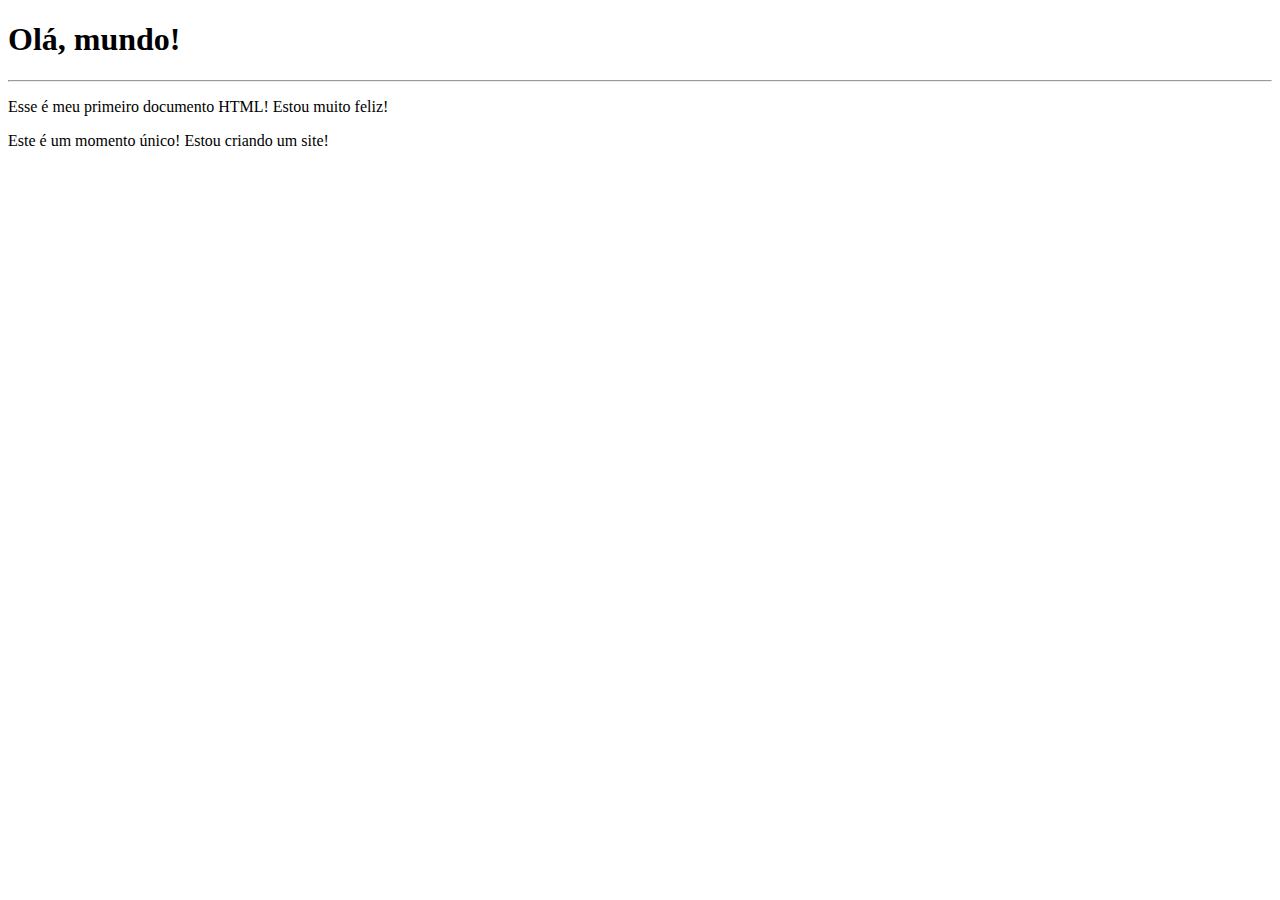
<file: exercicio/ex001/index.html>
<!DOCTYPE html>
<html lang="pt-br">
<head>
    <meta charset="UTF-8">
    <meta name="viewport" content="width=device-width, initial-scale=1.0">
    <title>Meu primeiro exercicio</title>
</head>
<body>
    <h1>Olá, mundo!</h1>
    <hr>
    <p>Esse é meu primeiro documento HTML! Estou muito feliz!</p>
    <p>Este é um momento único! Estou criando um site!</p>
</body>
</html>
</file>
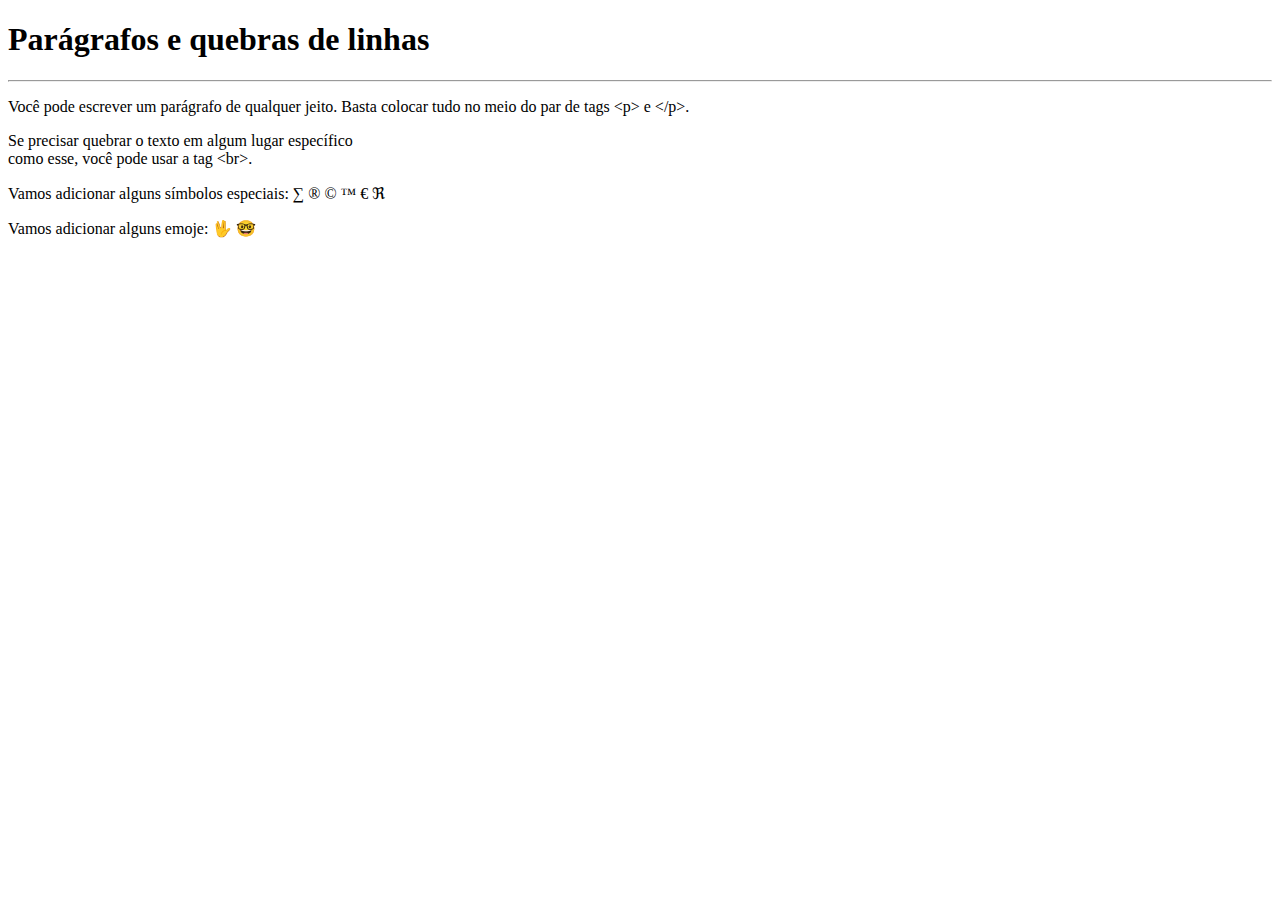
<file: exercicio/ex002/index.html>
<!DOCTYPE html>
<html lang="pt-br">
<head>
    <meta charset="UTF-8">
    <meta name="viewport" content="width=device-width, initial-scale=1.0">
    <title>Parágrafos</title>
</head>
<body>
    <h1>Parágrafos e quebras de linhas</h1>
    <hr>
    <p>Você pode escrever um parágrafo de qualquer jeito. Basta colocar tudo no meio do par de tags &lt;p&gt; e &lt;/p&gt;. </p>
    <p>Se precisar quebrar o texto em algum lugar específico <br> como esse, você pode usar a tag &lt;br&gt;.</p>
    <p>
        Vamos adicionar alguns símbolos especiais:
        &sum;
        &reg;
        &copy;
        &trade;
        &euro;
        &real;
    </p>
    <p>
        Vamos adicionar alguns emoje:
        &#x1F596;
        &#x1F913;
    </p>
</body>
</html>
</file>
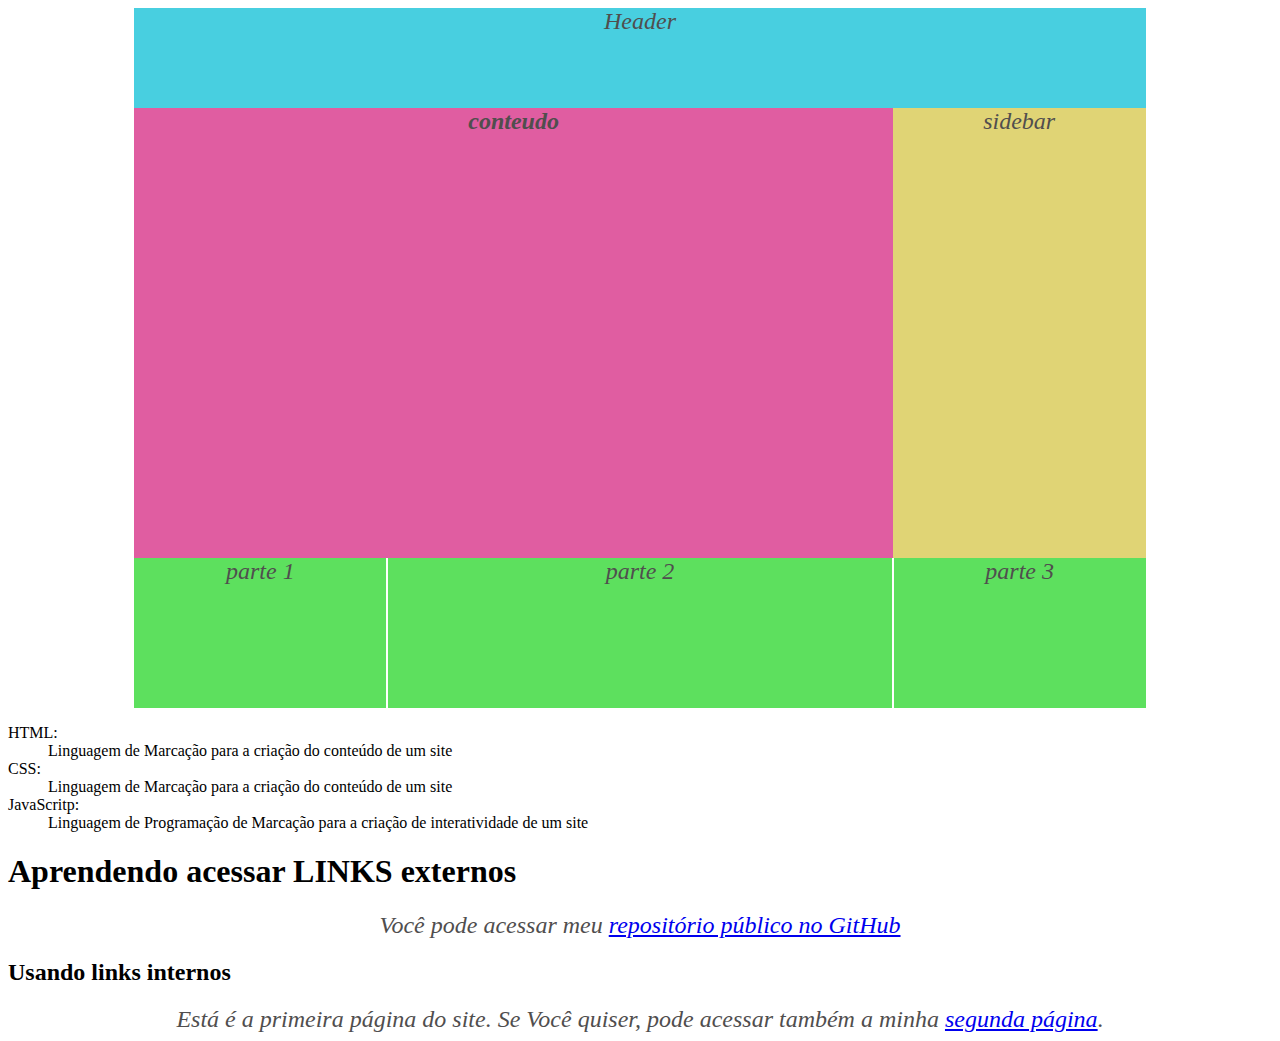
<file: exercicio/ex005/index.html>
<!DOCTYPE html>
<html lang="pt-br">
<head>
    <meta charset="UTF-8">
    <meta name="viewport" content="width=device-width, initial-scale=1.0">
    <link rel="shortcut icon" href="icones/geo.ico" type="image/x-icon">
    <link rel="stylesheet" type="text/css" href="css/style.css" media="screen" />
    <title>Teste com Imagem</title>
</head>
<body>
    <div class="principal">
        <header>
			<p>Header</p>
		</header>
        <section>
			<p><strong>conteudo</strong></p>
		</section>
        <aside>
			<p>sidebar</p>
		</aside>
        <footer>
            <div class="parte1"><p>parte 1</p></div>
            <div class="parte2"><p>parte 2</p></div>
            <div class="parte3"><p>parte 3</p></div>
        </footer>
    </div>
    <dl>
        <dt>HTML:</dt>
        <dd>Linguagem de Marcação para a criação do conteúdo de um site</dd>
        <dt>CSS:</dt>
        <dd>Linguagem de Marcação para a criação do conteúdo de um site</dd>
        <dt>JavaScritp:</dt>
        <dd>Linguagem de Programação de Marcação para a criação de interatividade de um site</dd>
    </dl>
    <h1>Aprendendo acessar LINKS externos</h1>
    <p>Você pode acessar meu <a href="https://gustavoguanabara.github.io/" target="_blank" rel="externo">repositório público no GitHub</a></p>
    <h2>Usando links internos</h2>
    <p>Está é a primeira página do site. Se Você quiser, pode acessar também a minha <a href="pag002.html" rel="next">segunda página</a>.</p>
</body>
</html>
</file>
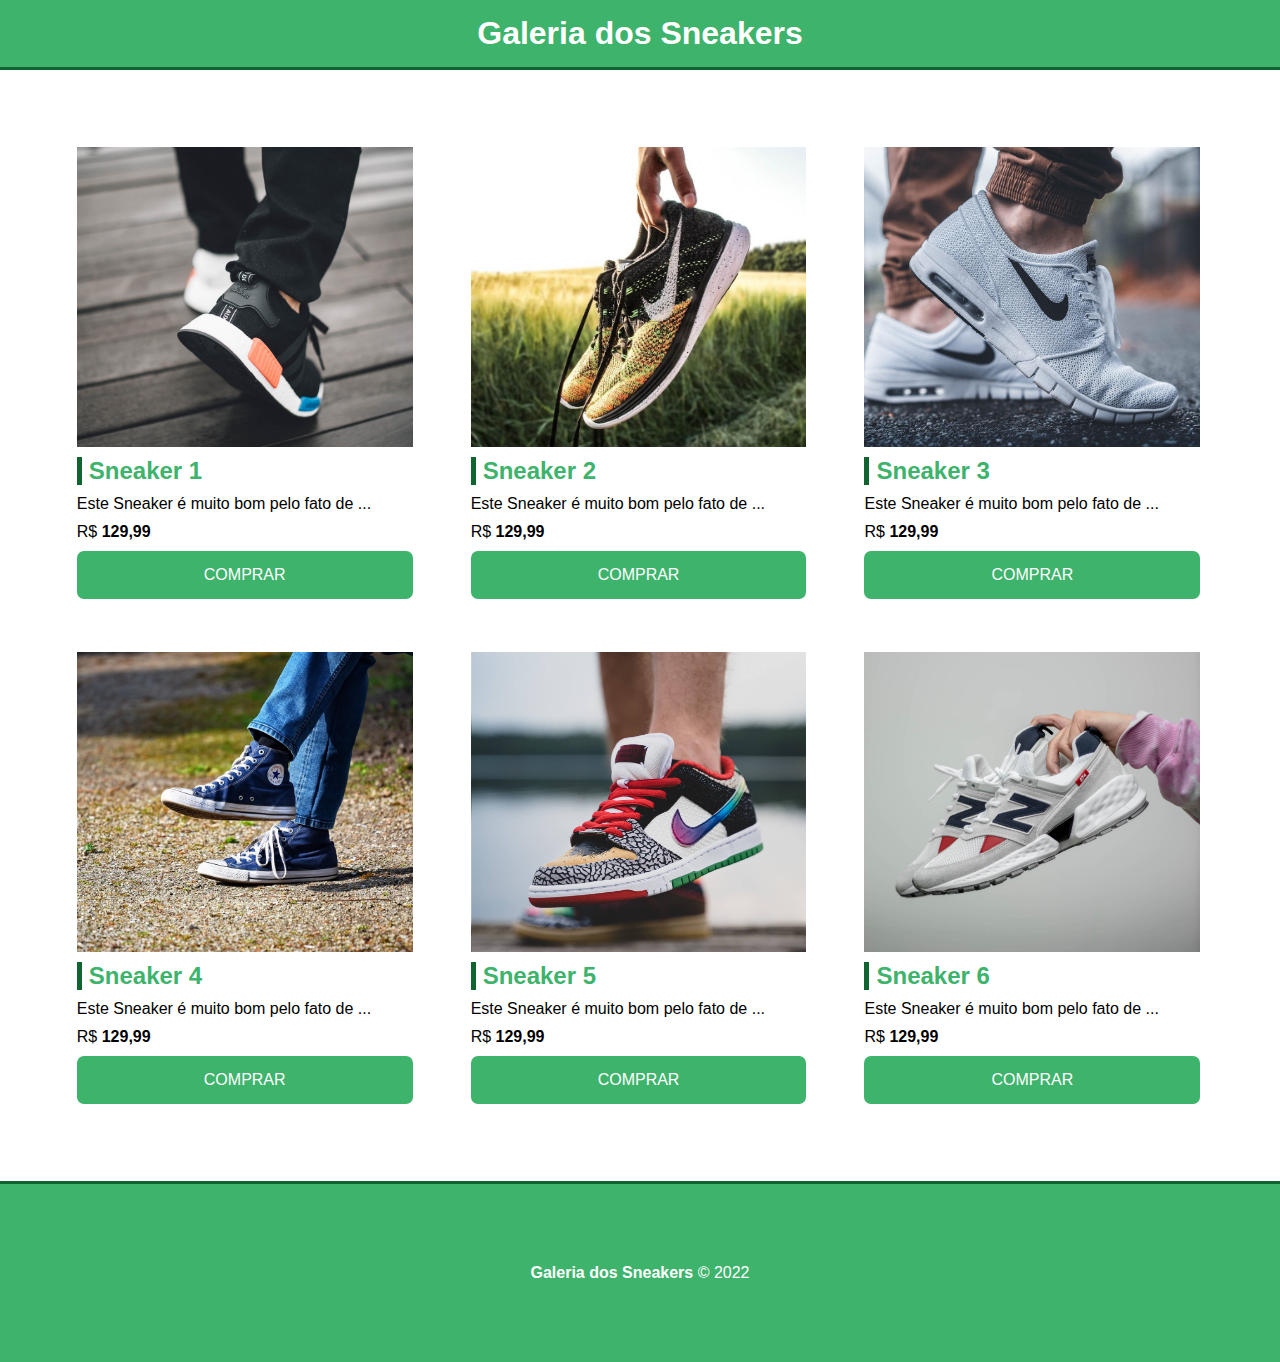
<file: exercicio/ex006/index.html>
<!DOCTYPE html>
<html lang="pt-br">
<head>
    <meta charset="UTF-8">
    <meta name="viewport" content="width=device-width, initial-scale=1.0">
    <title>Galeria dos Sneakers</title>
    <link rel="stylesheet" href="css/style.css">
</head>
<body>
    <!-- Cabeçalho -->
    <header>
        <h1>Galeria dos Sneakers</h1>
    </header>
    <!-- Grid de Produto -->
    <main class="container">
        <section class="products-container">
            <div class="card">
                <div class="product-image" id="img-1"></div>
                <h3>Sneaker 1</h3>
                <p>Este Sneaker é muito bom pelo fato de ...</p>
                <p>
                    R$ 
                    <span class="bold">129,99</span>
                </p>
                <a href="#" class="btn">Comprar</a>
            </div>

            <div class="card">
                <div class="product-image" id="img-2"></div>
                <h3>Sneaker 2</h3>
                <p>Este Sneaker é muito bom pelo fato de ...</p>
                <p>
                    R$ 
                    <span class="bold">129,99</span>
                </p>
                <a href="#" class="btn">Comprar</a>
            </div>

            <div class="card">
                <div class="product-image" id="img-3"></div>
                <h3>Sneaker 3</h3>
                <p>Este Sneaker é muito bom pelo fato de ...</p>
                <p>
                    R$ 
                    <span class="bold">129,99</span>
                </p>
                <a href="#" class="btn">Comprar</a>
            </div>

            <div class="card">
                <div class="product-image" id="img-4"></div>
                <h3>Sneaker 4</h3>
                <p>Este Sneaker é muito bom pelo fato de ...</p>
                <p>
                    R$ 
                    <span class="bold">129,99</span>
                </p>
                <a href="#" class="btn">Comprar</a>
            </div>

            <div class="card">
                <div class="product-image" id="img-5"></div>
                <h3>Sneaker 5</h3>
                <p>Este Sneaker é muito bom pelo fato de ...</p>
                <p>
                    R$ 
                    <span class="bold">129,99</span>
                </p>
                <a href="#" class="btn">Comprar</a>
            </div>

            <div class="card">
                <div class="product-image" id="img-6"></div>
                <h3>Sneaker 6</h3>
                <p>Este Sneaker é muito bom pelo fato de ...</p>
                <p>
                    R$ 
                    <span class="bold">129,99</span>
                </p>
                <a href="#" class="btn">Comprar</a>
            </div>
        </section>
    </main>
    <!-- Rodapé -->
    <footer>
        <p>
            <span class="bold">Galeria dos Sneakers</span>
            &copy; 2022
        </p>
    </footer>
</body>
</html>
</file>
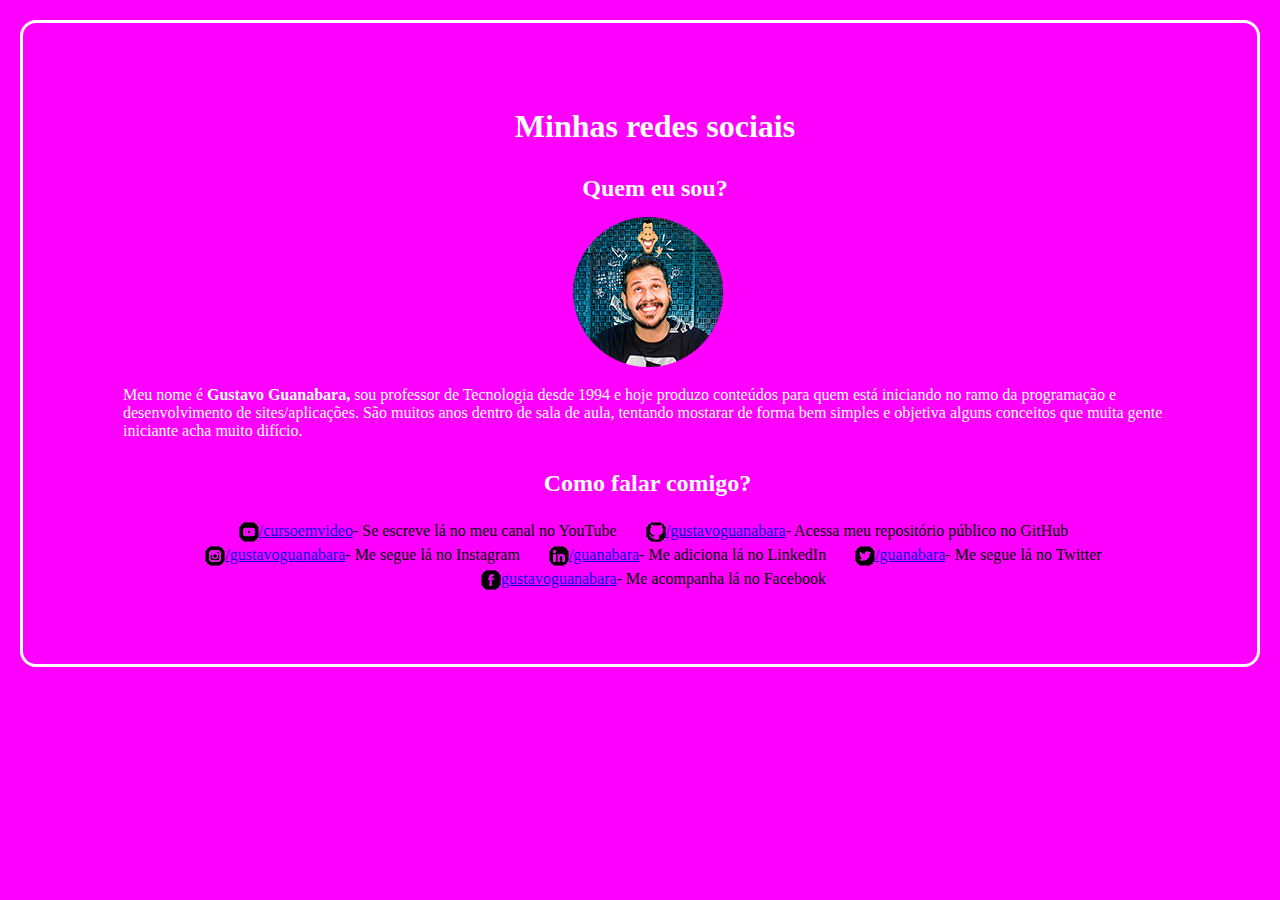
<file: exercicio/ex007/index.html>
<!DOCTYPE html>
<html lang="pt-br">
<head>
  <meta charset="UTF-8">
  <meta http-equiv="X-UA-Compatible" content="IE=edge">
  <meta name="viewport" content="width=device-width, initial-scale=1.0">
  <link rel="stylesheet" href="style.css">
  <title>Social</title>
</head>
<body>
  <div class="container">    
  <header class="cabecalho">
    <h1>Minhas redes sociais</h1>
    <h2>Quem eu sou?</h2>
    <img src="img/foto-perfil-guanabara.png" alt="">
  </header>
  <p>Meu nome é <strong>Gustavo Guanabara, </strong>sou professor de Tecnologia desde 1994 e hoje produzo conteúdos para quem está iniciando no ramo da programação e desenvolvimento de sites/aplicações. São muitos anos dentro de sala de aula, tentando mostarar de forma bem simples e objetiva alguns conceitos que muita gente iniciante acha muito difício.</p>
  <h2>Como falar comigo?</h2>
  <ul>
    <li>
      <img src="img/icone-youtube.png" alt="Youtube">
      <a href="https://www.youtube.com/watch?v=suL56Mdx22Y&list=PLHz_AreHm4dkZ9-atkcmcBaMZdmLHft8n&index=30&ab_channel=CursoemV%C3%ADdeo" target="_blank">/cursoemvideo</a>
      <span>- Se escreve lá no meu canal no YouTube</span>
    </li>
    <li>
      <img src="img/icone-github.png" alt="Github">
      <a href="https://github.com/gustavoguanabara" target="_blank">/gustavoguanabara</a>
      <span>- Acessa meu repositório público no GitHub</span>
    </li>
    <li>
      <img src="img/icone-instagram.png" alt="Instagram">
      <a href="https://www.instagram.com/gustavoguanabara/" target="_blank">/gustavoguanabara</a>
      <span>- Me segue lá no Instagram</span>
    </li>
    <li>
      <img src="img/icone-linkedin.png" alt="LinkedIn">
      <a href="https://br.linkedin.com/in/guanabara" target="_blank">/guanabara</a>
      <span>- Me adiciona lá no LinkedIn</span>
    </li>
    <li>
      <img src="img/icone-twitter.png" alt="Twitter">
      <a href="https://twitter.com/guanabara" target="_blank">/guanabara</a>
      <span>- Me segue lá no Twitter</span>
    </li>
    <li>
      <img src="img/icone-facebook.png" alt="Facebook">
      <a href="https://pt-br.facebook.com/gustavoguanabara" target="_blank">gustavoguanabara</a>
      <span>- Me acompanha lá no Facebook</span>
    </li>
  </ul>
  </div>    
</body>
</html>
</file>
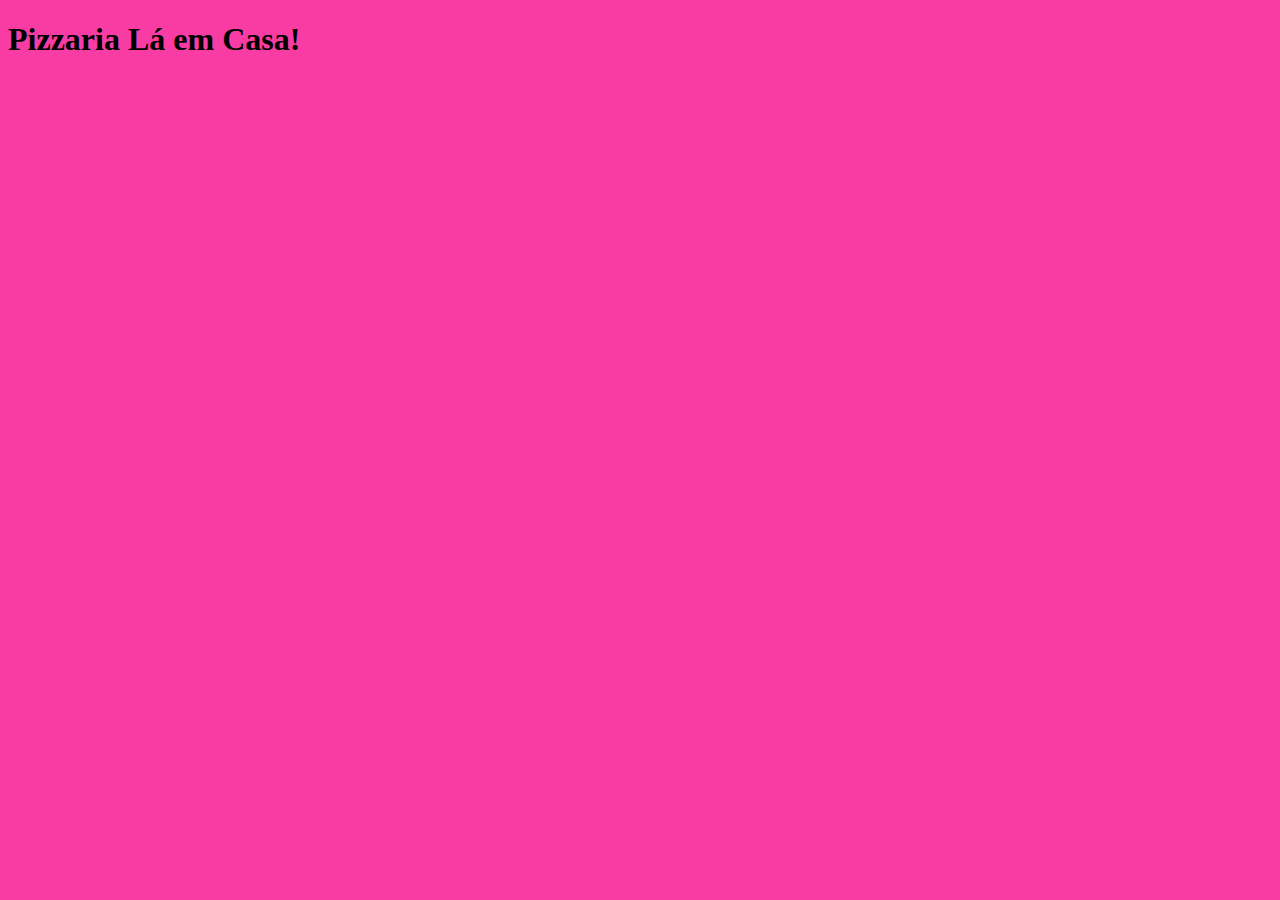
<file: exercicio/ex008/index.html>
<!DOCTYPE html>
<html lang="pt-br">
<head>
    <meta charset="UTF-8">
    <meta http-equiv="X-UA-Compatible" content="IE=edge">
    <meta name="viewport" content="width=device-width, initial-scale=1.0">
    <title>Seja bem-vindo à Pizzaria Lá em Casa</title>
    <link rel="stylesheet" href="css/styles.css">
</head>
<body>
    <h1>Pizzaria Lá em Casa! </h1>
    
</body>
</html>
</file>
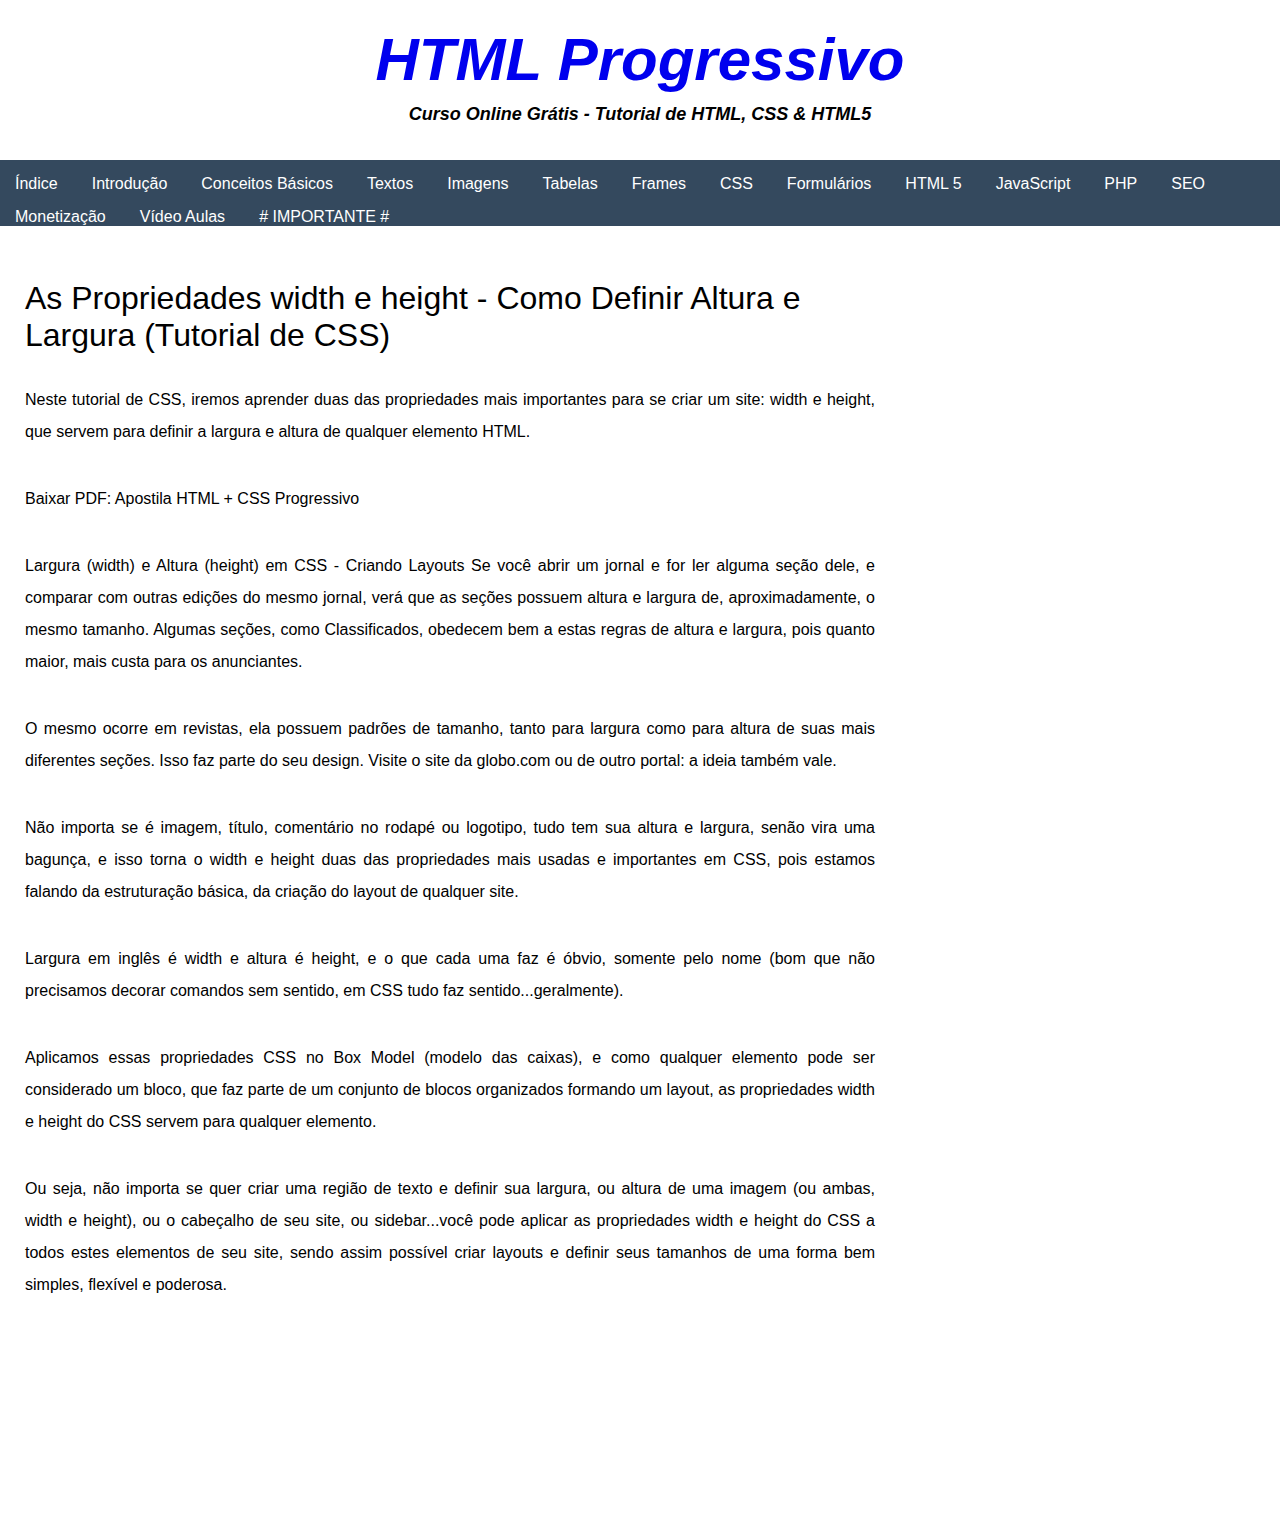
<file: exercicio/ex009/index.html>
<!DOCTYPE html>
<html lang="pt-br">
<head>
    <meta charset="UTF-8">
    <meta http-equiv="X-UA-Compatible" content="IE=edge">
    <meta name="viewport" content="width=device-width, initial-scale=1.0">
    <link rel="stylesheet" href="style.css">
    <title>Menu</title>
</head>
<body>
    <div id="container">
        <div class="header">
            <a href="https://www.htmlprogressivo.net/">HTML Progressivo</a>
            <h3 class="title">Curso Online Grátis - Tutorial de HTML, CSS & HTML5</h3>
        </div>
        <div class="menu">
            <a href="#">Índice</a>
            <a href="#">Introdução</a>
            <a href="#">Conceitos Básicos</a>
            <a href="#">Textos</a>
            <a href="#">Imagens</a>
            <a href="#">Tabelas</a>
            <a href="#">Frames</a>
            <a href="#">CSS</a>
            <a href="#">Formulários</a>
            <a href="#">HTML 5</a></li>
            <a href="#">JavaScript</a>
            <a href="#">PHP</a>
            <a href="#">SEO</a>
            <a href="#">Monetização</a>
            <a href="#">Vídeo Aulas</a>
            <a href="#"># IMPORTANTE #</a>      
        </div>
    </div>
    <div class="text">
        <h1>As Propriedades width e height - Como Definir Altura e Largura (Tutorial de CSS)</h1>
        <div class="paragraph">
            <p>
                Neste tutorial de CSS, iremos aprender duas das propriedades mais importantes para se criar um site: width e height, que servem para definir a largura e altura de qualquer elemento HTML.
            </p>
            <p>
                Baixar PDF: Apostila HTML + CSS Progressivo
            </p>    
            <P>
                Largura (width) e Altura (height) em CSS - Criando Layouts
                Se você abrir um jornal e for ler alguma seção dele, e comparar com outras edições do mesmo jornal, verá que as seções possuem altura e largura de, aproximadamente, o mesmo tamanho.
                Algumas seções, como Classificados, obedecem bem a estas regras de altura e largura, pois quanto maior, mais custa para os anunciantes.
            </P>
            <P>
                O mesmo ocorre em revistas, ela possuem padrões de tamanho, tanto para largura como para altura de suas mais diferentes seções. Isso faz parte do seu design.
                Visite o site da globo.com ou de outro portal: a ideia também vale.
    
            </P>
            <P>
                Não importa se é imagem, título, comentário no rodapé ou logotipo, tudo tem sua altura e largura, senão vira uma bagunça, e isso torna o width e height duas das propriedades mais usadas e importantes em CSS, pois estamos falando da estruturação básica, da criação do layout de qualquer site.
            </P>
            <P>
                Largura em inglês é width e altura é height, e o que cada uma faz é óbvio, somente pelo nome (bom que não precisamos decorar comandos sem sentido, em CSS tudo faz sentido...geralmente).
            </P>
            <P>
                Aplicamos essas propriedades CSS no Box Model (modelo das caixas), e como qualquer elemento pode ser considerado um bloco, que faz parte de um conjunto de blocos organizados formando um layout, as propriedades width e height do CSS servem para qualquer elemento.
            </P>
            <P>
                Ou seja, não importa se quer criar uma região de texto e definir sua largura, ou altura de uma imagem (ou ambas, width e height), ou o cabeçalho de seu site, ou sidebar...você pode aplicar as propriedades width e height do CSS a todos estes elementos de seu site, sendo assim possível criar layouts e definir seus tamanhos de uma forma bem simples, flexível e poderosa.
            </P>
            <div class="lado">

            </div>
        </div>
    </div>
</body>
</html>
</file>
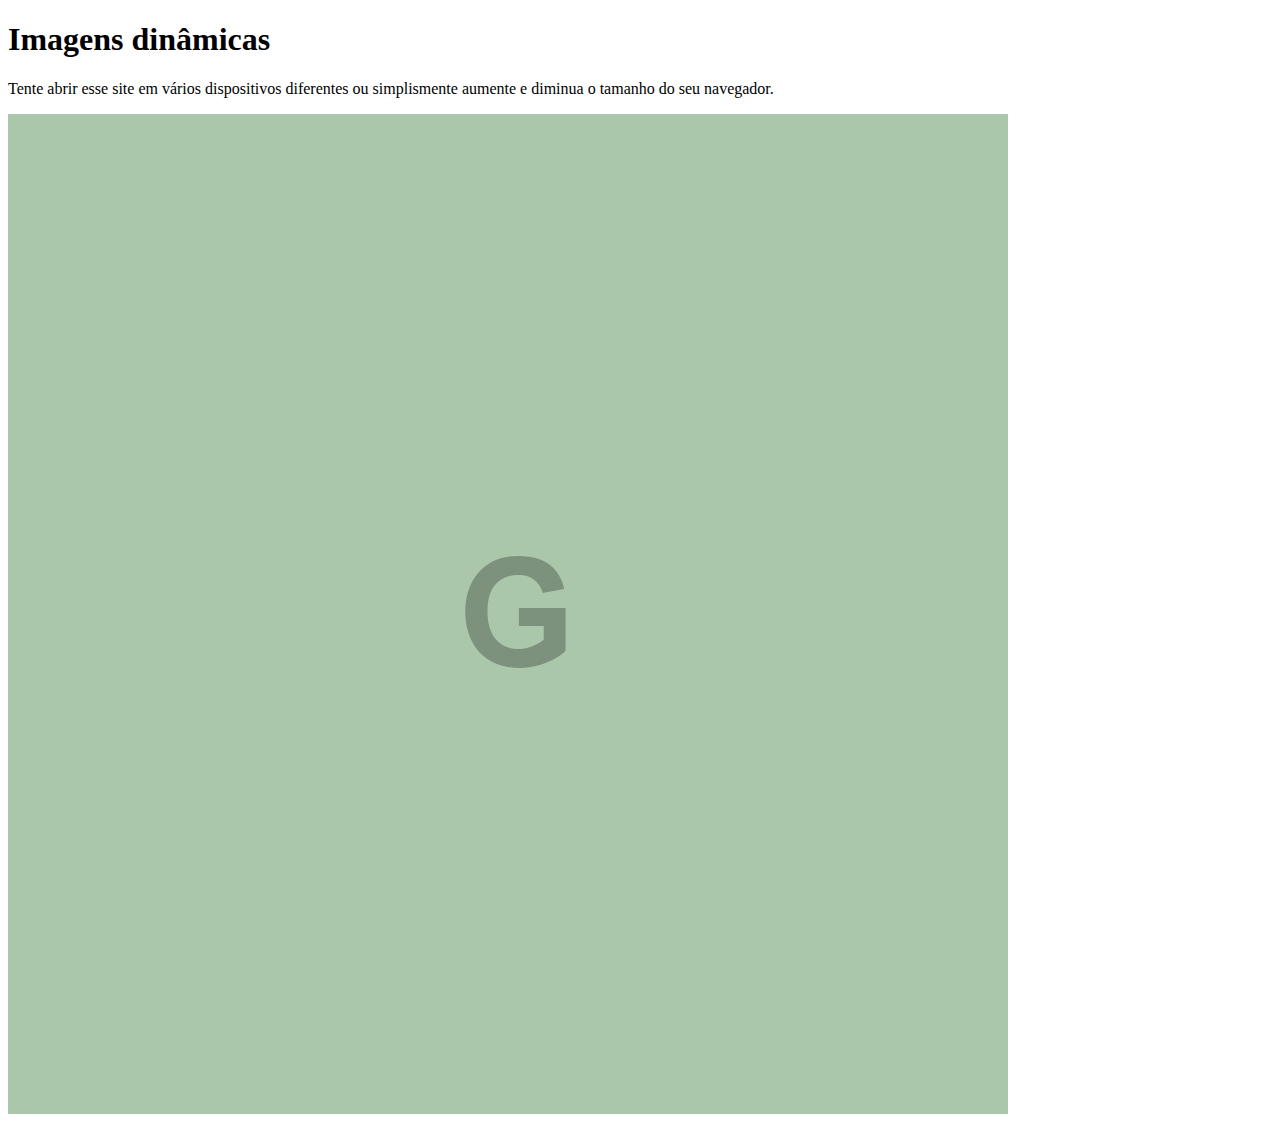
<file: exercicio/ex010/index.html>
<!DOCTYPE html>
<html lang="pt-br">
<head>
    <meta charset="UTF-8">
    <meta http-equiv="X-UA-Compatible" content="IE=edge">
    <meta name="viewport" content="width=device-width, initial-scale=1.0">
    <title>Mídias em HTML5</title>
</head>
<body>
    
    <h1>Imagens dinâmicas</h1>
    
    <p>
        Tente abrir esse site em vários dispositivos diferentes ou simplismente aumente e diminua o tamanho do seu navegador. 
    </p>

    <picture>
        <source media="(max-width: 750px)" srcset="imagens/foto-p.png" type="image/png">
        <source media="(max-width: 1050px)" srcset="imagens/foto-m.png" type="image/png">
        <img src="imagens/foto-g.png" alt="Imagem flexível">
    </picture>

    
</body>
</html>
</file>
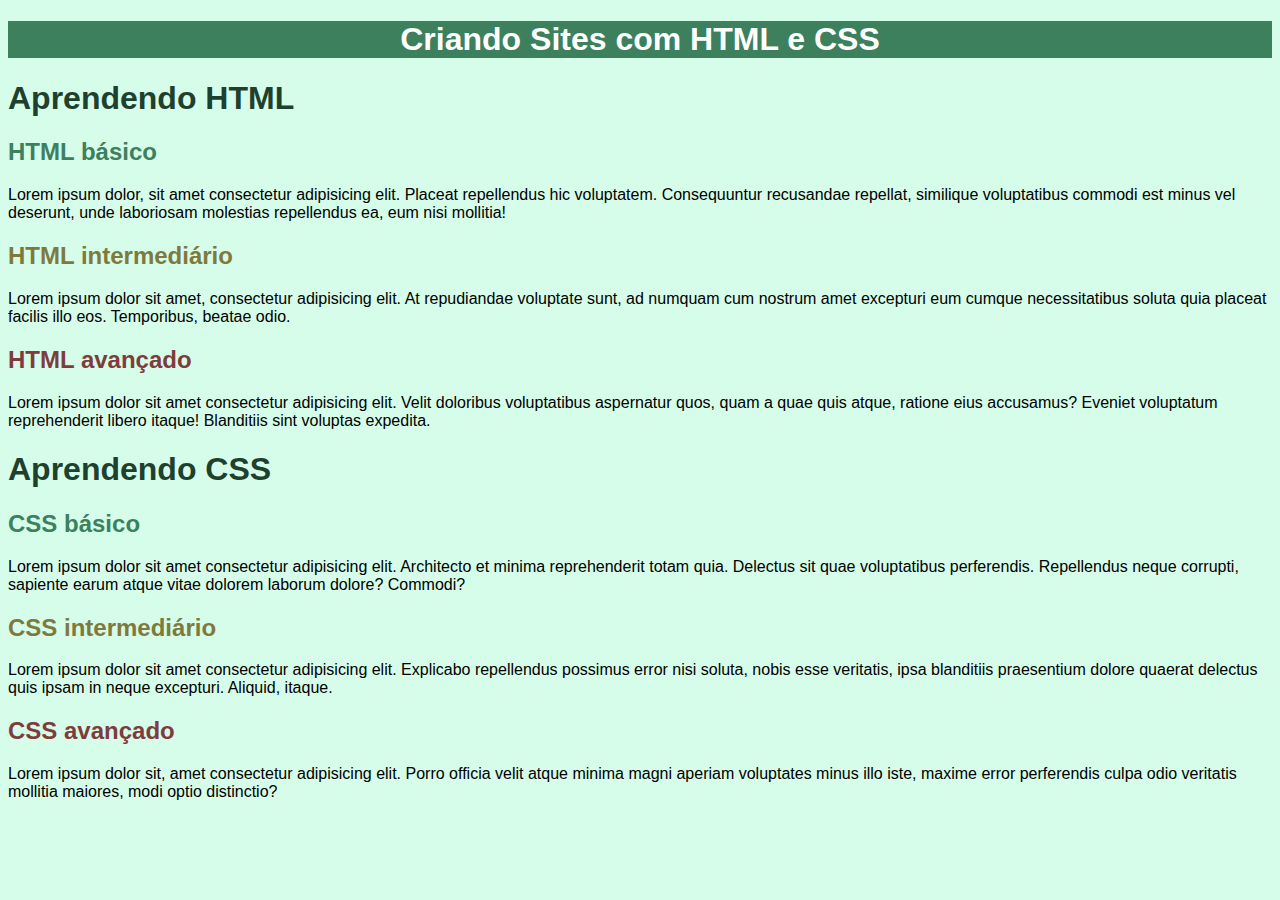
<file: exercicio/ex012/index.html>
<!DOCTYPE html>
<html lang="pt-br">
<head>
    <meta charset="UTF-8">
    <meta http-equiv="X-UA-Compatible" content="IE=edge">
    <meta name="viewport" content="width=device-width, initial-scale=1.0">
    <title>Seletores Personalizados</title>
    <link rel="stylesheet" href="style/style.css">
</head>
<body>
    <h1 id="principal">Criando Sites com HTML e CSS</h1>
    <h1>Aprendendo HTML</h1>
    <h2 class="basico">HTML básico</h2>
    <p>
        Lorem ipsum dolor, sit amet consectetur adipisicing elit. Placeat repellendus hic voluptatem. Consequuntur recusandae repellat, similique voluptatibus commodi est minus vel deserunt, unde laboriosam molestias repellendus ea, eum nisi mollitia!
    </p>
    <h2 class="intermediario">HTML intermediário</h2>
    <p>
        Lorem ipsum dolor sit amet, consectetur adipisicing elit. At repudiandae voluptate sunt, ad numquam cum nostrum amet excepturi eum cumque necessitatibus soluta quia placeat facilis illo eos. Temporibus, beatae odio.
    </p>
    <h2 class="avancado">HTML avançado</h2>
    <p>
        Lorem ipsum dolor sit amet consectetur adipisicing elit. Velit doloribus voluptatibus aspernatur quos, quam a quae quis atque, ratione eius accusamus? Eveniet voluptatum reprehenderit libero itaque! Blanditiis sint voluptas expedita.
    </p>
    <h1>Aprendendo CSS</h1>
    <h2 class="basico">CSS básico</h2>
    <p>
        Lorem ipsum dolor sit amet consectetur adipisicing elit. Architecto et minima reprehenderit totam quia. Delectus sit quae voluptatibus perferendis. Repellendus neque corrupti, sapiente earum atque vitae dolorem laborum dolore? Commodi?
    </p>
    <h2 class="intermediario">CSS intermediário</h2>
    <p>
        Lorem ipsum dolor sit amet consectetur adipisicing elit. Explicabo repellendus possimus error nisi soluta, nobis esse veritatis, ipsa blanditiis praesentium dolore quaerat delectus quis ipsam in neque excepturi. Aliquid, itaque.
    </p>
    <h2 class="avancado">CSS avançado</h2>
    <p>
        Lorem ipsum dolor sit, amet consectetur adipisicing elit. Porro officia velit atque minima magni aperiam voluptates minus illo iste, maxime error perferendis culpa odio veritatis mollitia maiores, modi optio distinctio?
    </p>
</body>
</html>
</file>
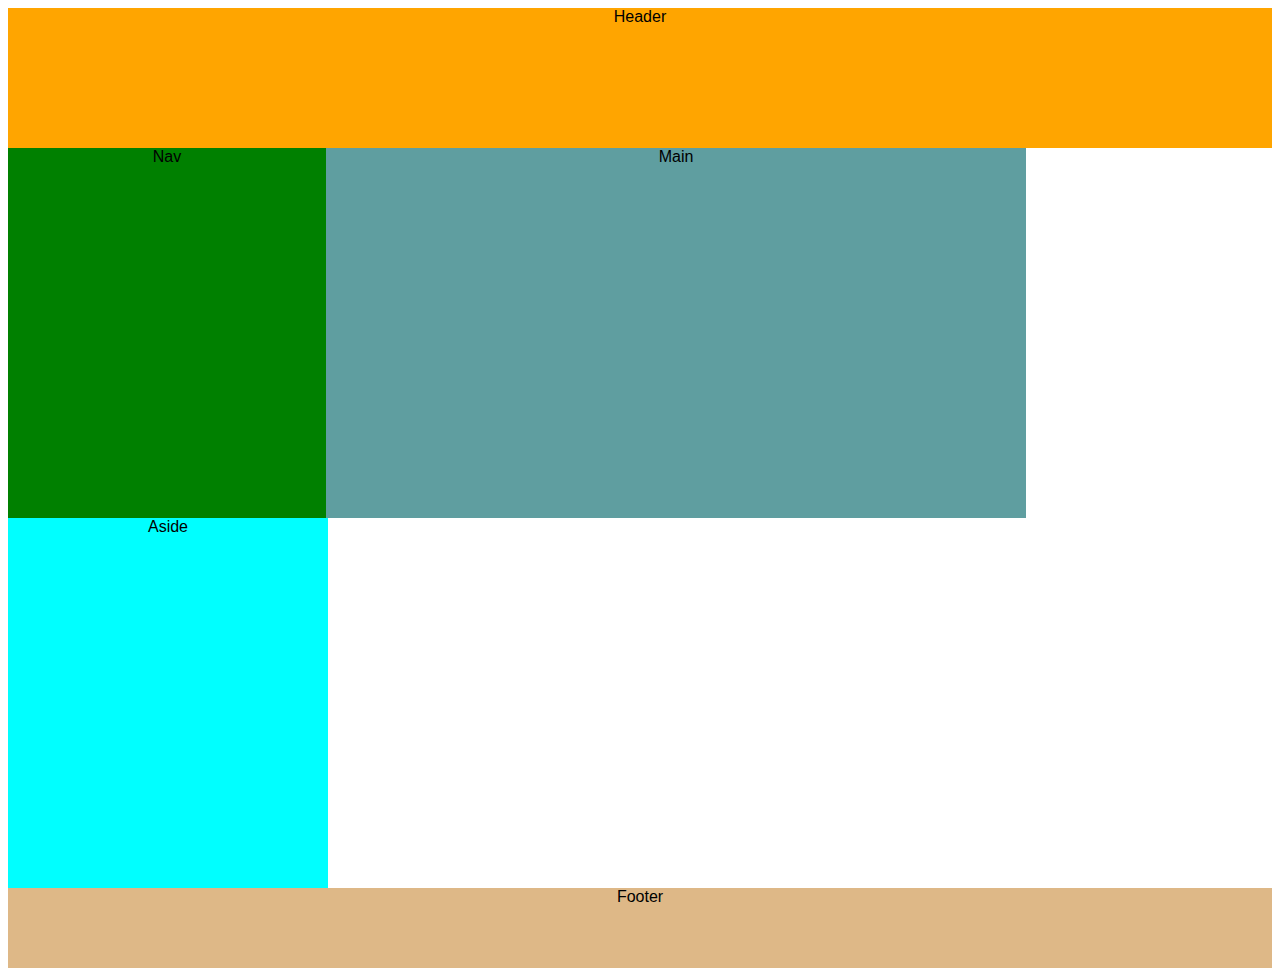
<file: exercicio/ex014/index.html>
<!DOCTYPE html>
<html lang="pt-br">
<head>
    <meta charset="UTF-8">
    <meta http-equiv="X-UA-Compatible" content="IE=edge">
    <meta name="viewport" content="width=device-width, initial-scale=1.0">
    <title>Estrutura Semântica HTML5</title>
    <link rel="stylesheet" href="style.css">
</head>
<body>
    <header id="cabecalho">Header</header>
    <nav id="menu">Nav</nav>
    <main id="principal">Main</main>
    <aside id="lado">Aside</aside>
    <footer id="rodape">Footer</footer>
</body>
</html>
</file>
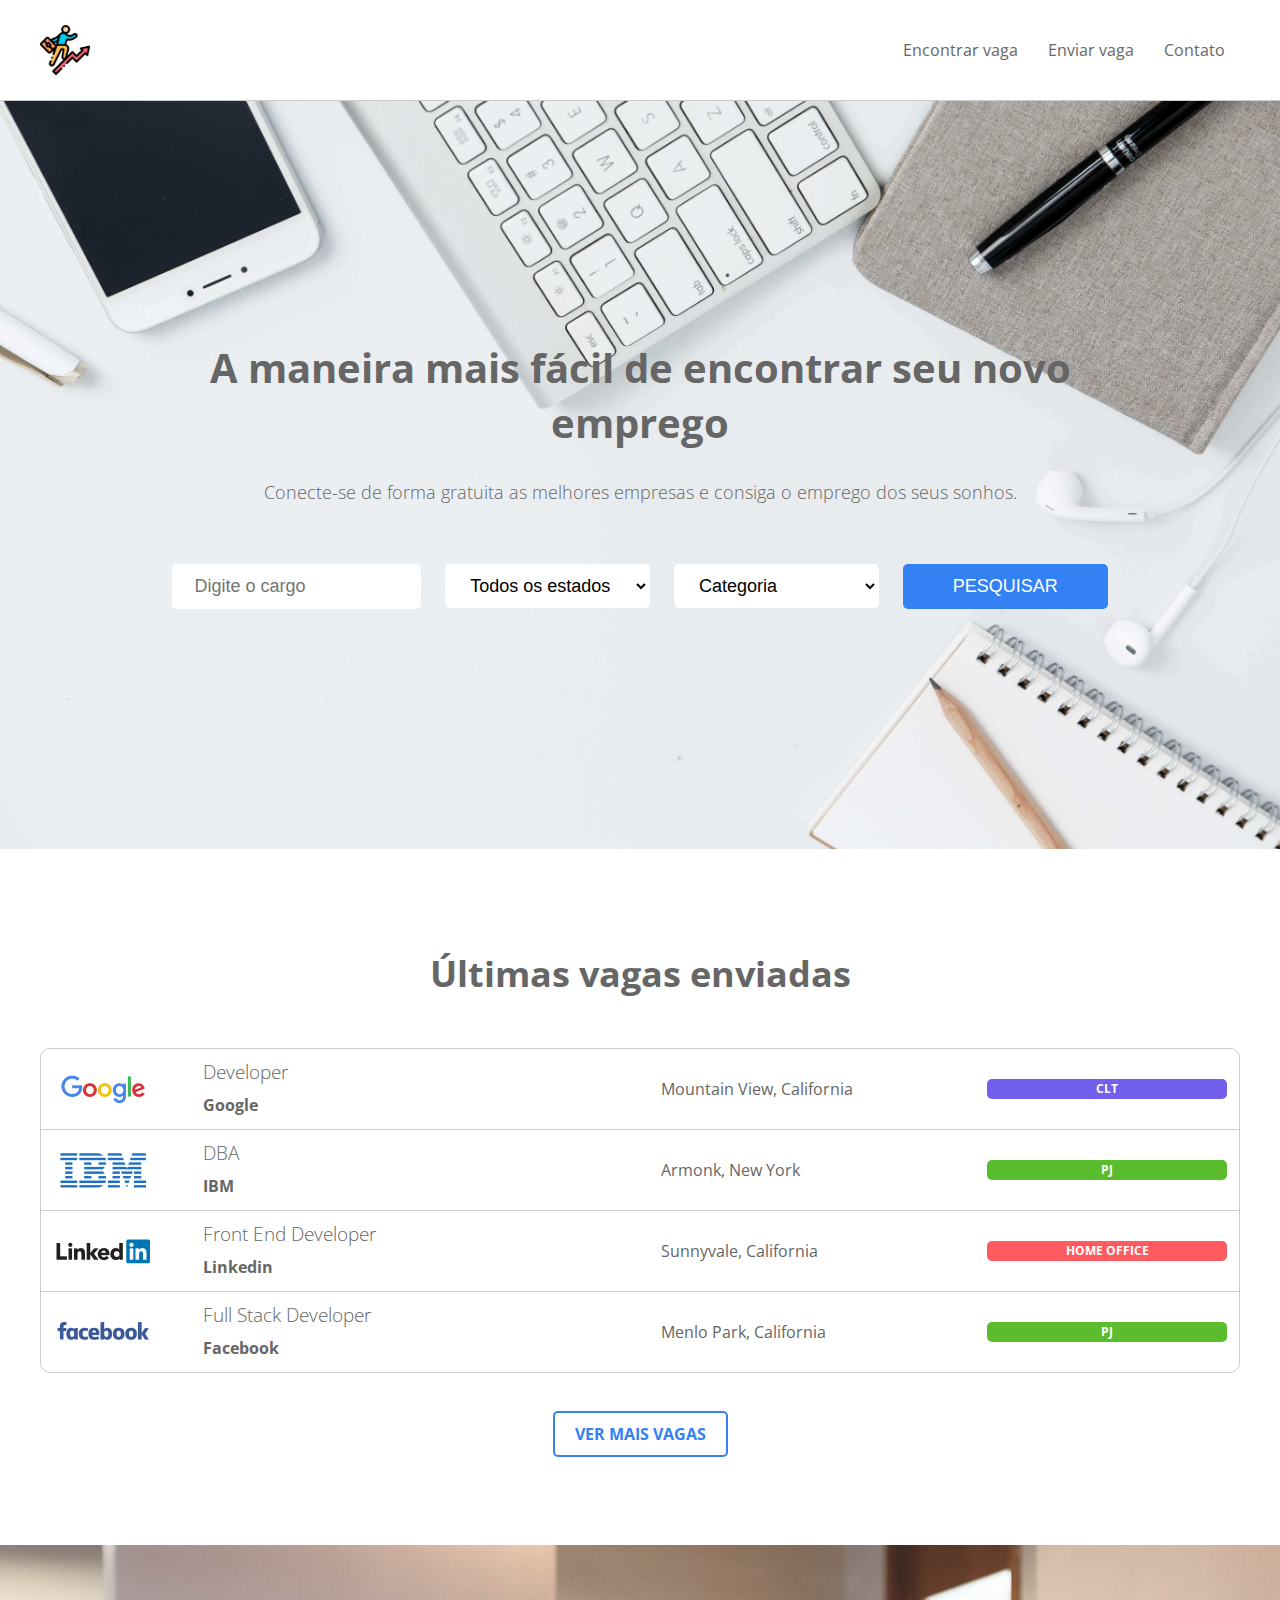
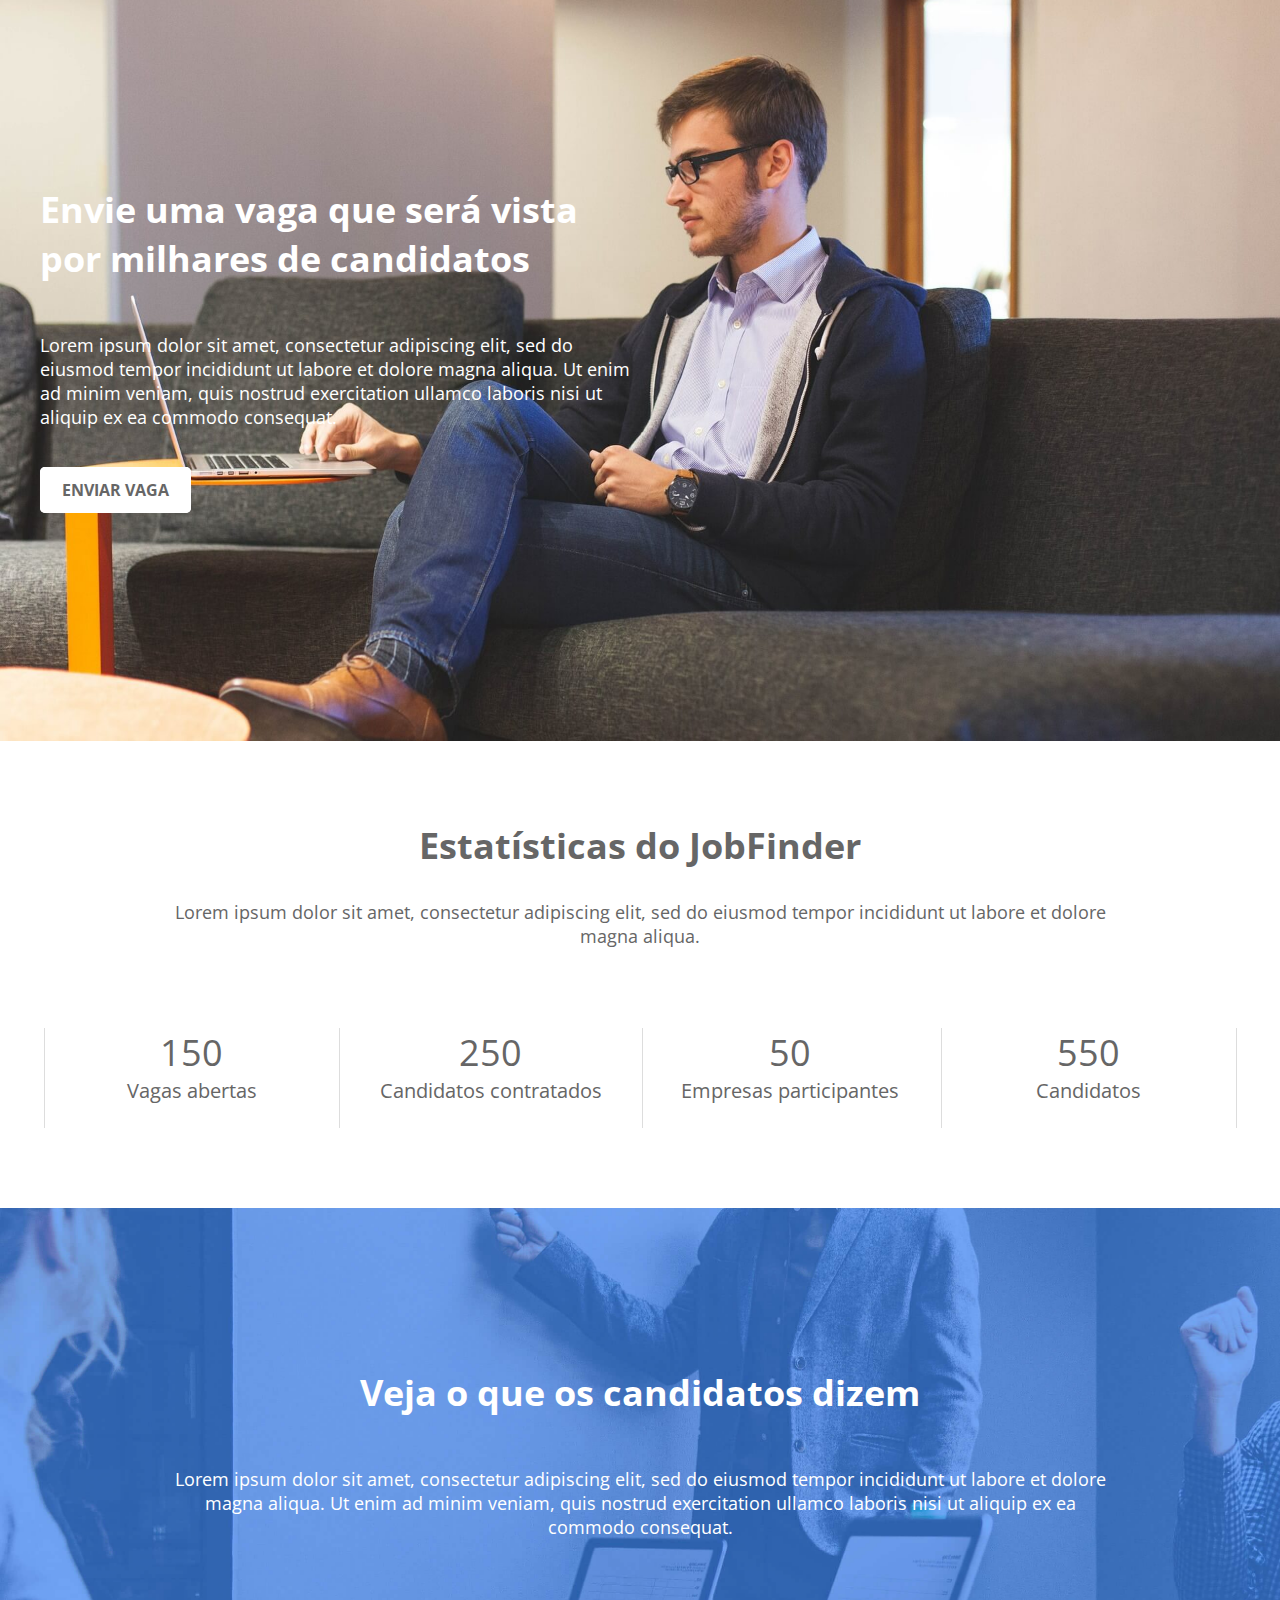
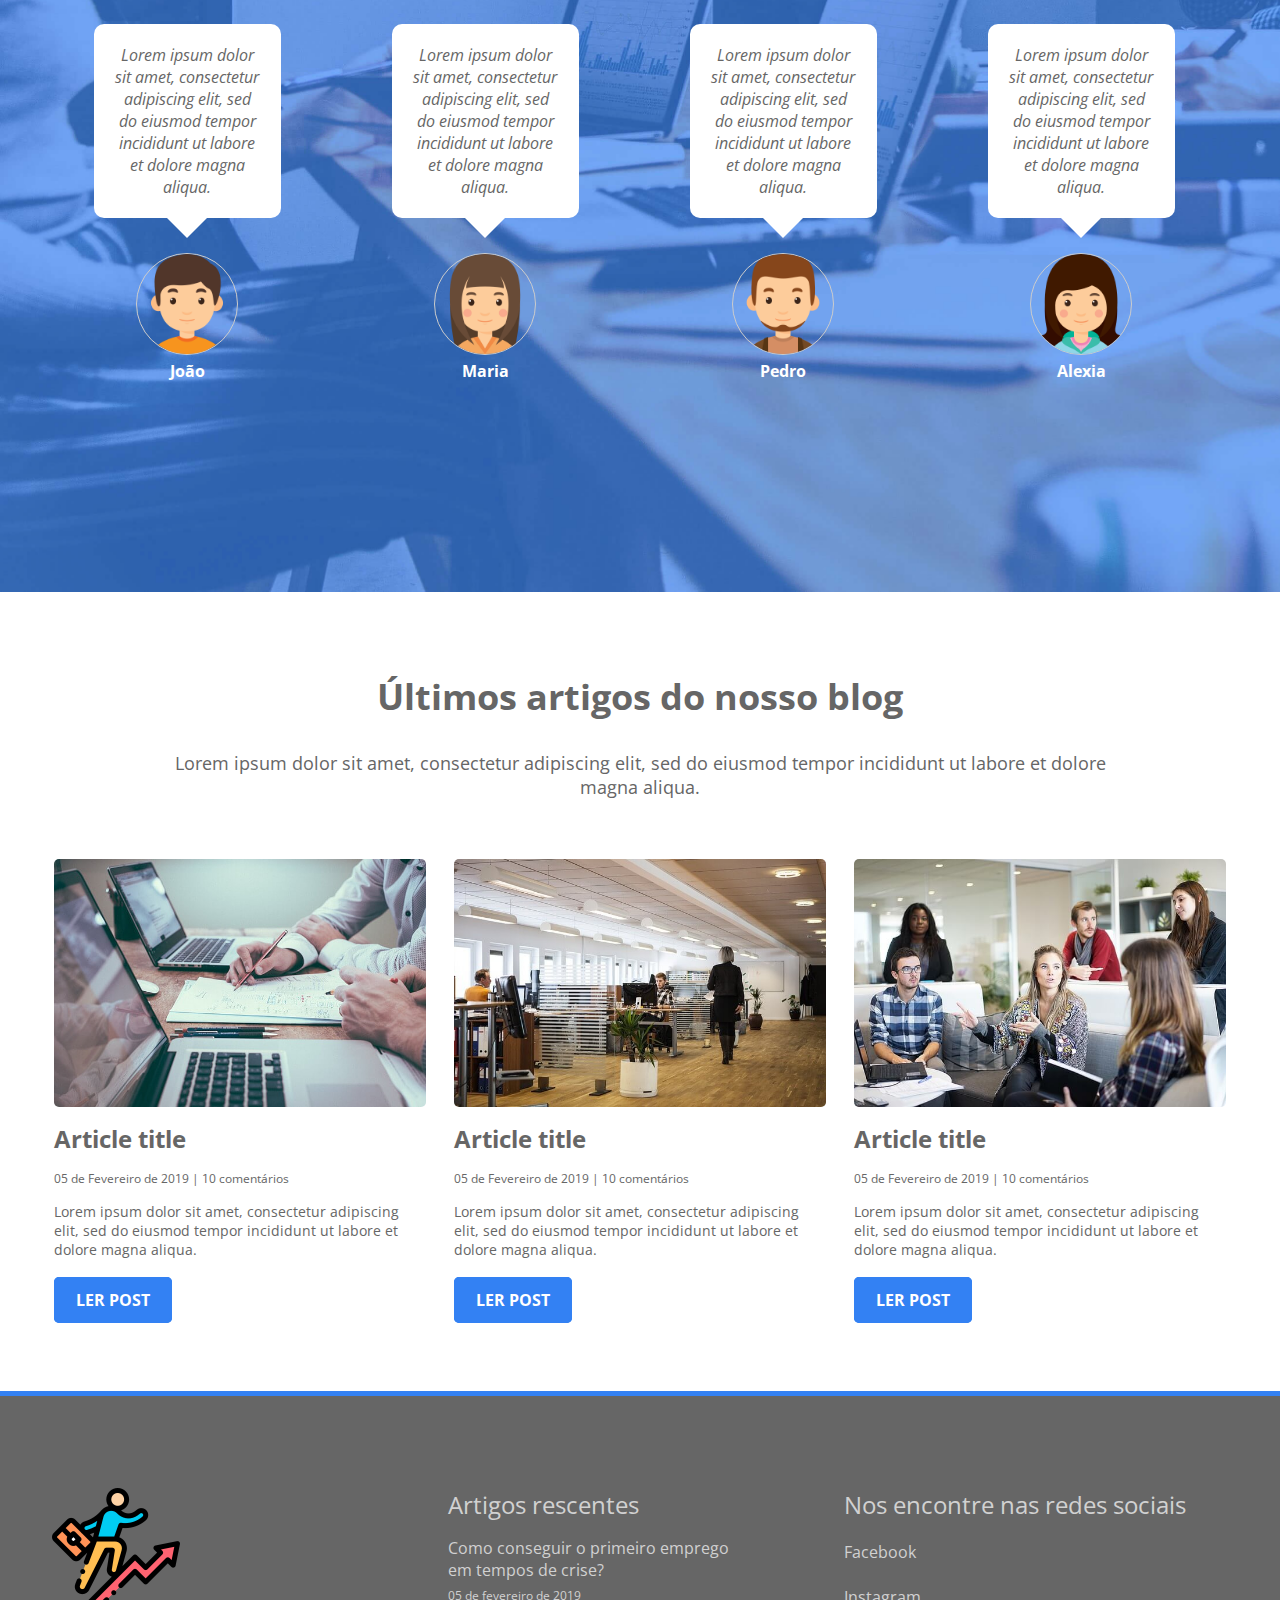
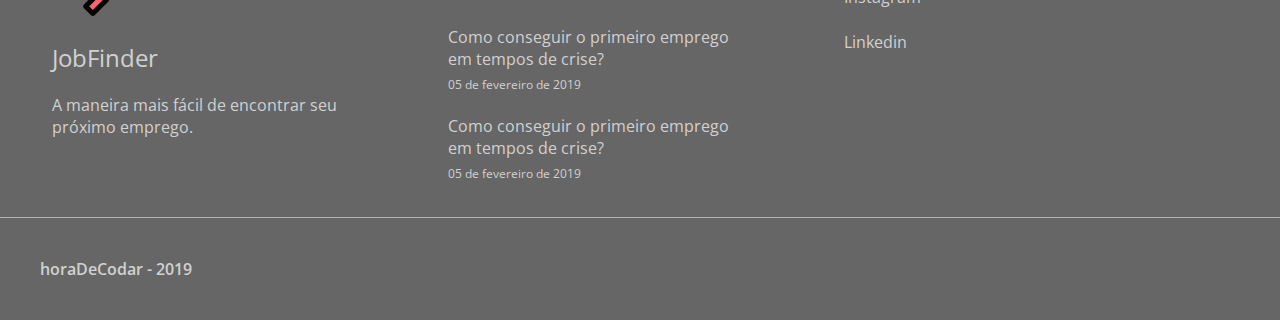
<file: exercicio/horadecodar-htmlcss-master/index.html>
<!DOCTYPE html>
<html>
<head>
	<title>JobFinder</title>
	<meta charset="utf-8">
	<meta name="viewport" content="width=device-width, initial-scale=1.0">
	<link rel="stylesheet" type="text/css" href="css/styles.css" />
	<link href="https://fonts.googleapis.com/css?family=Open+Sans:300,400,600,700,800&display=swap" rel="stylesheet">
	<link rel="stylesheet" href="https://use.fontawesome.com/releases/v5.8.2/css/all.css" integrity="sha384-oS3vJWv+0UjzBfQzYUhtDYW+Pj2yciDJxpsK1OYPAYjqT085Qq/1cq5FLXAZQ7Ay" crossorigin="anonymous">
</head>
<body>
	<div class="container">
		<header>
			<nav>
				<div class="nav-container">
					<a href="index.html">
						<img id="logo" src="img/logo.png" alt="JobFinder">
					</a>
					<i class="fas fa-bars btn-menumobile"></i>
					<ul>
						<li><a href="findjobs.html">Encontrar vaga</a></li>
						<li><a href="sendjobs.html">Enviar vaga</a></li>
						<li><a href="#">Contato</a></li>
					</ul>
				</div>
			</nav>
			<div id="main-banner">
				<div id="search-form">
					<h1>A maneira mais fácil de encontrar seu novo emprego</h1>
					<p>Conecte-se de forma gratuita as melhores empresas e consiga o emprego dos seus sonhos.</p>			
					<form>
						<input type="text" name="job" placeholder="Digite o cargo">
						<select name="region">
							<option value="">Todos os estados</option>
						</select>
						<select name="category">
							<option value="">Categoria</option>
						</select>
						<input type="submit" value="Pesquisar">
					</form>
				</div>
			</div>
		</header>
		<main id="lastjobs-container" class="wrapper">
			<h1>Últimas vagas enviadas</h1>
			<ul>
				<li>
					<a href="job.html" class="clickarea">
						<div class="company-box">
							<img src="img/googlelogo.png">
							<div class="company-info">
								<h3>Developer</h3>
								<p>Google</p>
							</div>
						</div>
						<div class="locality">
							<i class="fas fa-map-marker-alt"></i>
							<p>Mountain View, California</p>
						</div>
						<div class="job-type">
							<span class="clt">CLT</span>
						</div>
					</a>
				</li>
				<li>
					<a href="#" class="clickarea">
						<div class="company-box">
							<img src="img/ibmlogo.png">
							<div class="company-info">
								<h3>DBA</h3>
								<p>IBM</p>
							</div>
						</div>
						<div class="locality">
							<i class="fas fa-map-marker-alt"></i>
							<p>Armonk, New York</p>
						</div>
						<div class="job-type">
							<span class="pj">PJ</span>
						</div>
					</a>
				</li>
				<li>
					<a href="#" class="clickarea">
						<div class="company-box">
							<img src="img/linkedinlogo.png">
							<div class="company-info">
								<h3>Front End Developer</h3>
								<p>Linkedin</p>
							</div>
						</div>
						<div class="locality">
							<i class="fas fa-map-marker-alt"></i>
							<p>Sunnyvale, California</p>
						</div>
						<div class="job-type">
							<span class="homeoffice">Home Office</span>
						</div>
					</a>
				</li>
				<li>
					<a href="#" class="clickarea">
						<div class="company-box">
							<img src="img/facebooklogo.png">
							<div class="company-info">
								<h3>Full Stack Developer</h3>
								<p>Facebook</p>
							</div>
						</div>
						<div class="locality">
							<i class="fas fa-map-marker-alt"></i>
							<p>Menlo Park, California</p>
						</div>
						<div class="job-type">
							<span class="pj">PJ</span>
						</div>
					</a>
				</li>
			</ul>
			<div class="btnjobs-container">
				<a href="#" class="btn-jobs">Ver mais vagas</a>
			</div>
		</main>
		<section id="sendjobs-container">
			<div id="sendjobs-inner" class="wrapper">
				<h2>Envie uma vaga que será vista por milhares de candidatos</h2>
				<p>Lorem ipsum dolor sit amet, consectetur adipiscing elit, sed do eiusmod tempor incididunt ut labore et dolore magna aliqua. Ut enim ad minim veniam, quis nostrud exercitation ullamco laboris nisi ut aliquip ex ea commodo consequat.</p>
				<a href="#" class="light-btn">Enviar vaga</a>
			</div>
		</section>
		<section id="status-container" class="wrapper">
			<h2 class="title-center">Estatísticas do JobFinder</h2>
			<p class="p-center">Lorem ipsum dolor sit amet, consectetur adipiscing elit, sed do eiusmod tempor incididunt ut labore et dolore magna aliqua.</p>
			<div>
				<div class="status-box">
					<span class="status-qtd">150</span>
					<p class="status-text">Vagas abertas</p>
				</div>
				<div class="status-box">
					<span class="status-qtd">250</span>
					<p class="status-text">Candidatos contratados</p>
				</div>
				<div class="status-box">
					<span class="status-qtd">50</span>
					<p class="status-text">Empresas participantes</p>
				</div>
				<div class="status-box">
					<span class="status-qtd">550</span>
					<p class="status-text">Candidatos</p>
				</div>
			</div>
		</section>
		<section id="testmony-container">
			<div class="wrapper">		
				<h2>Veja o que os candidatos dizem</h2>
				<p class="p-center">Lorem ipsum dolor sit amet, consectetur adipiscing elit, sed do eiusmod tempor incididunt ut labore et dolore magna aliqua. Ut enim ad minim veniam, quis nostrud exercitation ullamco laboris nisi ut aliquip ex ea commodo consequat.</p>
				<div class="testmony-box">
					<p class="testmony-msg">Lorem ipsum dolor sit amet, consectetur adipiscing elit, sed do eiusmod tempor incididunt ut labore et dolore magna aliqua.</p>
					<img src="img/avatar1.png">
					<p class="testmony-name">João</p>
				</div>
				<div class="testmony-box">
					<p class="testmony-msg">Lorem ipsum dolor sit amet, consectetur adipiscing elit, sed do eiusmod tempor incididunt ut labore et dolore magna aliqua.</p>
					<img src="img/avatar2.png">
					<p class="testmony-name">Maria</p>
				</div>
				<div class="testmony-box">
					<p class="testmony-msg">Lorem ipsum dolor sit amet, consectetur adipiscing elit, sed do eiusmod tempor incididunt ut labore et dolore magna aliqua.</p>
					<img src="img/avatar3.png">
					<p class="testmony-name">Pedro</p>
				</div>
				<div class="testmony-box">
					<p class="testmony-msg">Lorem ipsum dolor sit amet, consectetur adipiscing elit, sed do eiusmod tempor incididunt ut labore et dolore magna aliqua.</p>
					<img src="img/avatar4.png">
					<p class="testmony-name">Alexia</p>
				</div>
			</div>
		</section>
		<section id="blog-container" class="wrapper">
			<h2 class="title-center">Últimos artigos do nosso blog</h2>
			<p class="p-center">Lorem ipsum dolor sit amet, consectetur adipiscing elit, sed do eiusmod tempor incididunt ut labore et dolore magna aliqua.</p>
			<div class="article-box">
				<img src="img/blog1.jpg">
				<h4><a href="#">Article title</a></h4>
				<p class="article-date">05 de Fevereiro de 2019 | 10 comentários</p>
				<p class="article-resume">Lorem ipsum dolor sit amet, consectetur adipiscing elit, sed do eiusmod tempor incididunt ut labore et dolore magna aliqua.</p>
				<a href="#" class="article-btn light-btn">Ler post</a>
			</div>
			<div class="article-box">
				<img src="img/blog2.jpg">
				<h4><a href="#">Article title</a></h4>
				<p class="article-date">05 de Fevereiro de 2019 | 10 comentários</p>
				<p class="article-resume">Lorem ipsum dolor sit amet, consectetur adipiscing elit, sed do eiusmod tempor incididunt ut labore et dolore magna aliqua.</p>
				<a href="#" class="article-btn light-btn">Ler post</a>
			</div>
			<div class="article-box">
				<img src="img/blog3.jpg">
				<h4><a href="#">Article title</a></h4>
				<p class="article-date">05 de Fevereiro de 2019 | 10 comentários</p>
				<p class="article-resume">Lorem ipsum dolor sit amet, consectetur adipiscing elit, sed do eiusmod tempor incididunt ut labore et dolore magna aliqua.</p>
				<a href="#" class="article-btn light-btn">Ler post</a>
			</div>
		</section>
		<footer>
			<div class="wrapper">
				<div class="footer-box">
					<div class="company-footer">
						<img src="img/logo.png">
						<h2>JobFinder</h2>
						<p>A maneira mais fácil de encontrar seu próximo emprego.</p>
					</div>
				</div>
				<div class="footer-box">
					<div class="articles-footer">
						<h2>Artigos rescentes</h2>
						<ul class="footer-list footer-article-list">
							<li>
								<a href="#">Como conseguir o primeiro emprego em tempos de crise?</a>
								<span class="article-date">05 de fevereiro de 2019</span>
							</li>
							<li>
								<a href="#">Como conseguir o primeiro emprego em tempos de crise?</a>
								<span class="article-date">05 de fevereiro de 2019</span>
							</li>
							<li>
								<a href="#">Como conseguir o primeiro emprego em tempos de crise?</a>
								<span class="article-date">05 de fevereiro de 2019</span>
							</li>
						</ul>
					</div>
				</div>
				<div class="footer-box">
					<h2>Nos encontre nas redes sociais</h2>
					<ul class="footer-list">
						<li>
							<a href="#">
								<i class="fab fa-facebook-square"></i>
								<span>Facebook</span>
							</a>
						</li>
						<li>
							<a href="#">
								<i class="fab fa-instagram"></i>
								<span>Instagram</span>
							</a>
						</li>
						<li>
							<a href="#">
								<i class="fab fa-linkedin"></i>
								<span>Linkedin</span>
							</a>
						</li>
					</ul>
				</div>
			</div>
			<div class="footer-bottom">
				<div class="wrapper">
					<p>horaDeCodar - 2019</p>
				</div>
			</div>
		</footer>
	</div>
</body>
<script
src="https://code.jquery.com/jquery-3.4.1.min.js"
integrity="sha256-CSXorXvZcTkaix6Yvo6HppcZGetbYMGWSFlBw8HfCJo="
crossorigin="anonymous"></script>
<script src="js/scripts.js"></script>
</html>
</file>
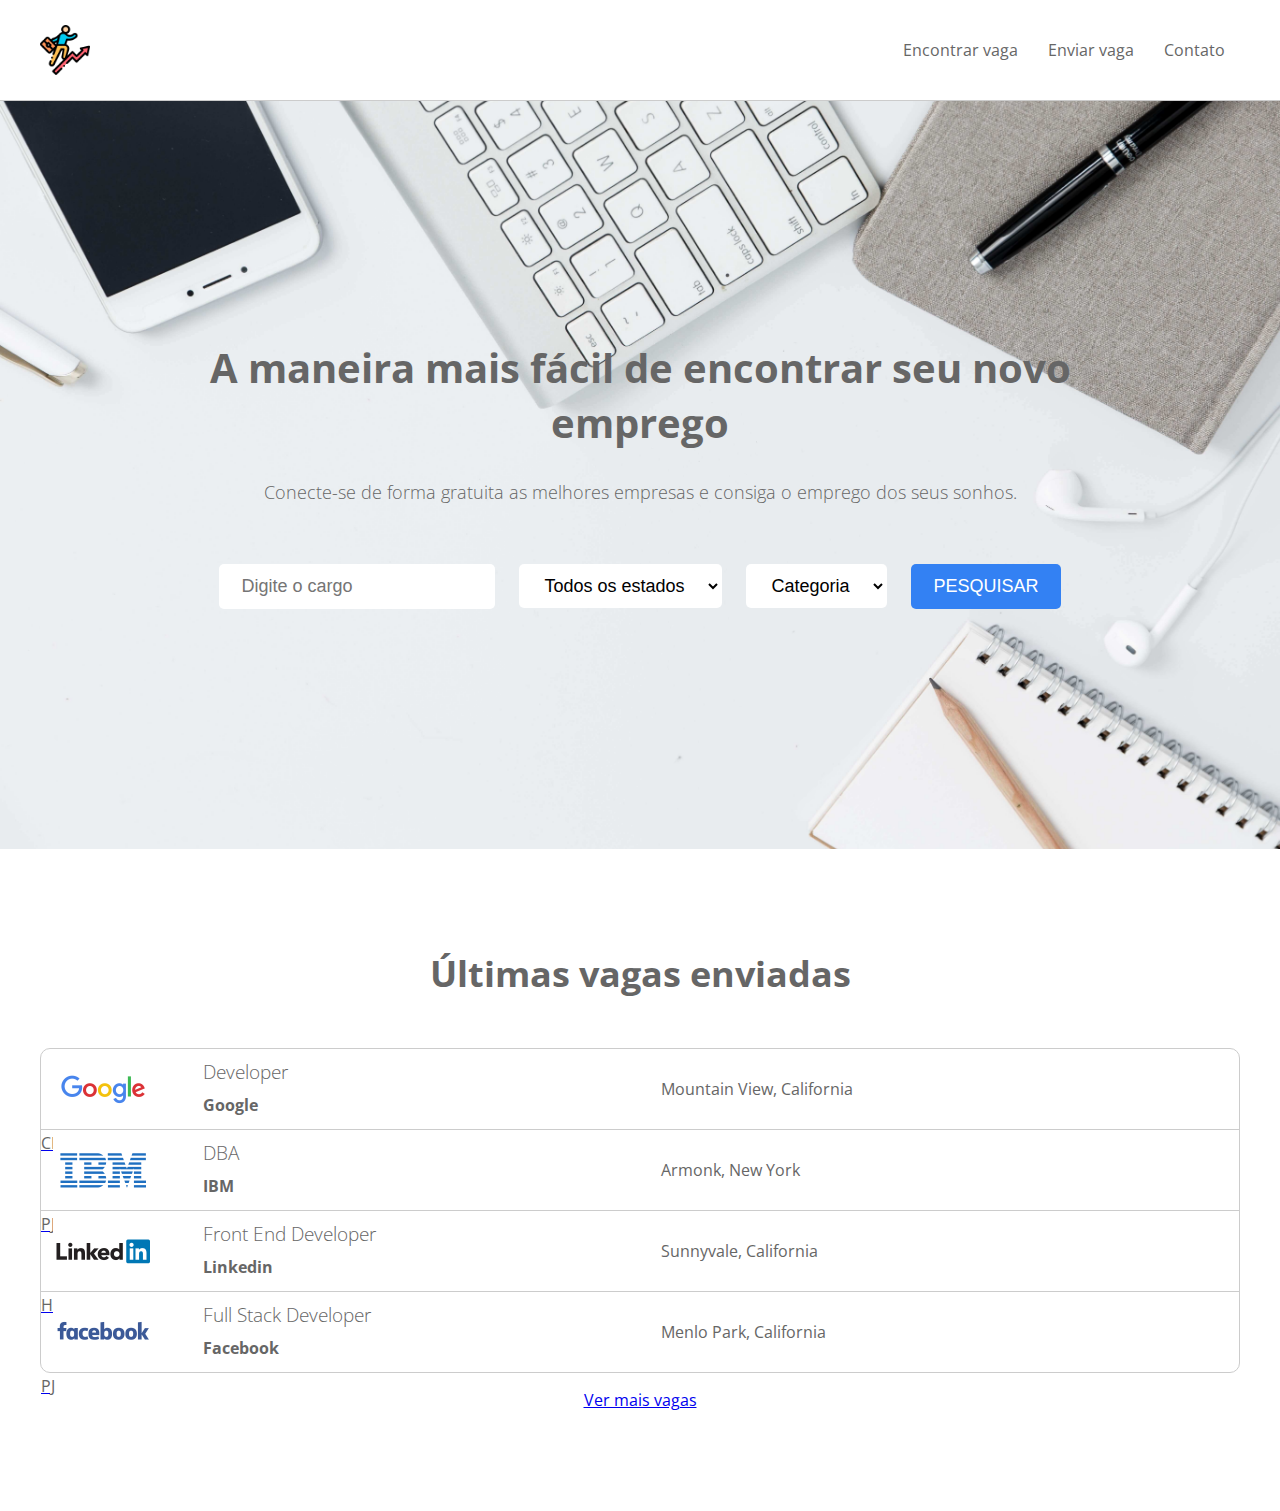
<file: exercicio/projeto/index.html>
<!DOCTYPE html>
<html lang="pt-br">
<head>
    <meta charset="UTF-8">
    <meta http-equiv="X-UA-Compatible" content="IE=edge">
    <meta name="viewport" content="width=device-width, initial-scale=1.0">
    <title>JobFinder</title>
    <link rel="stylesheet" href="css/styles.css">
    <link href="https://fonts.googleapis.com/css?family=Open+Sans:300,400,600,700,800&display=swap" rel="stylesheet">
    <link rel="stylesheet" href="https://use.fontawesome.com/releases/v5.8.2/css/all.css" integrity="sha384-oS3vJWv+0UjzBfQzYUhtDYW+Pj2yciDJxpsK1OYPAYjqT085Qq/1cq5FLXAZQ7Ay" crossorigin="anonymous">
</head>
<body>
    <div class="container">
        <!-- Cabeçalho -->
        <header>
            <nav>
                <div class="nav-container">
                    <img id="logo" src="img/logo.png" alt="JobFinder">
                    <ul>
                        <li><a href="#">Encontrar vaga</a></li>
                        <li><a href="#">Enviar vaga</a></li>
                        <li><a href="#">Contato</a></li>
                    </ul>
                </div>
            </nav>
            <div id="main-banner">
                <div id="search-form">
                    <h1>A maneira mais fácil de encontrar seu novo emprego</h1>
                    <p>Conecte-se de forma gratuita as melhores empresas e consiga o emprego dos seus sonhos.</p>
                    <form>
                        <input type="text" name="Job" placeholder="Digite o cargo">
                        <select name="region">
                            <option value="">Todos os estados</option>
                        </select>
                        <select name="category">
                            <option value="">Categoria</option>
                        </select>
                        <input type="submit" value="Pesquisar">
                    </form>
                </div>    
            </div>
        </header>
        <main id="lastjobs-container" class="wrapper">
            <h1>Últimas vagas enviadas</h1>
            <ul>
                <li>
                    <a href="#" class="clickarea">
                        <div class="company-box">
                            <img src="img/googlelogo.png" alt="">
                            <div class="company-info">
                                <h3>Developer</h3>
                                <p>Google</p>
                            </div>
                        </div>
                        <div class="locality">
                            <i class="fas fa-map-marker-alt"></i>
                            <p>Mountain View, California</p>
                        </div>
                        <div class="job-type">
                            <span class="clt">CLT</span>
                        </div>
                    </a>
                </li>
                <li>
                    <a href="#" class="clickarea">
                        <div class="company-box">
                            <img src="img/ibmlogo.png" alt="">
                            <div class="company-info">
                                <h3>DBA</h3>
                                <p>IBM</p>
                            </div>
                        </div>
                        <div class="locality">
                            <i class="fas fa-map-marker-alt"></i>
                            <p>Armonk, New York</p>
                        </div>
                        <div class="job-type">
                            <span class="pj">PJ</span>
                        </div>
                    </a>
                </li>
                <li>
                    <a href="#" class="clickarea">
                        <div class="company-box">
                            <img src="img/linkedinlogo.png" alt="">
                            <div class="company-info">
                                <h3>Front End Developer</h3>
                                <p>Linkedin</p>
                            </div>
                        </div>
                        <div class="locality">
                            <i class="fas fa-map-marker-alt"></i>
                            <p>Sunnyvale, California</p>
                        </div>
                        <div class="job-type">
                            <span class="homeoffice">Home Office</span>
                        </div>
                    </a>
                </li>
                <li>
                    <a href="#" class="clickarea">
                        <div class="company-box">
                            <img src="img/facebooklogo.png" alt="">
                            <div class="company-info">
                                <h3>Full Stack Developer</h3>
                                <p>Facebook</p>
                            </div>
                        </div>
                        <div class="locality">
                            <i class="fas fa-map-marker-alt"></i>
                            <p>Menlo Park, California</p>
                        </div>
                        <div class="job-type">
                            <span class="pj">PJ</span>
                        </div>
                    </a>
                </li>
            </ul>
            <div class="btnjobs-container">
                <a href="#" class="btn-jobs">Ver mais vagas</a>
            </div>
        </main>
    </div>
</body>
</html>
</file>
<file: exercicio/ex005/css/style.css>
#body, p   {
    padding: 0;
    margin: 0;
    font-size: 1.5rem;      /* tamanho da fonte */
    font-style: italic;     /* estilo */
    color: rgb(80, 78, 78); /* cor do texto */
    text-align: center;     /* alinhamento */
}

.principal {
  width: 80%;
  margin: 0 auto;
  display: grid;
  grid-template-columns: 75% 25%;
  grid-template-rows: 100px 450px 150px;
  grid-template-areas: "cabecalho cabecalho" 
                       "secao barra-lateral" 
                       "rodape rodape";
}

header {
  grid-area: cabecalho;
  background-color: #48CFE0;
}

section {
  grid-area: secao;
  background-color: #E05DA1;
}

aside {
  grid-area: barra-lateral;
  background-color: #E0D475;
}

footer {
  grid-area: rodape;
}

footer {
  grid-area: rodape;
  display: flex;
  justify-content: space-evenly;
}
.parte1, .parte2, .parte3 {
  width: 25%;
  background-color: #5de05e;
}

.parte2 {
  width: 50%;
  margin: 0 2px;
}

.parte3 {
  margin: 0;
}
</file>
<file: exercicio/ex006/css/style.css>
* {
    padding: 0;
    margin: 0;
    font-family: helvetica;
    box-sizing: border-box;    
}

/* Cabeçalho */
header {
    background-color: #3db36b;
    color: #FFF;
    padding: 15px;
    text-align: center;
    border-bottom: 3px solid #0f642f;
}

/* Grid de Produtos */
.container {
    background-color: #FFF;
    min-height: 60vh;
    padding: 50px;
}

.products-container {
    max-width: 1200px;
    margin: 0 auto;
}

.card {
    width: 31%;
    margin: 1% 1%;
    display: inline-block;
    padding: 15px;
}

.product-image {
    height: 300px;
    width: 100%;
    background-position: center;
    background-size: cover;
}

#img-1 {
    background-image: url(../img/tenis1.jpg);
}

#img-2 {
    background-image: url(../img/tenis2.jpg);
}

#img-3 {
    background-image: url(../img/tenis3.jpg);
}

#img-4 {
    background-image: url(../img/tenis4.jpg);
}

#img-5 {
    background-image: url(../img/tenis5.jpg);
}

#img-6 {
    background-image: url(../img/tenis6.jpg);
}

h3 {
    margin-top: 10px;
    margin-bottom: 10px;
    color: #3db36b;
    border-left: 5px solid #0f642f;
    padding-left: 7px;
    font-size: 24px;
}

.card p {
    margin-bottom: 10px;
}

.bold {
    font-weight: bold;
}

.btn {
    display:block;
    width: 100%;
    text-align: center;
    text-transform: uppercase;
    text-decoration: none;
    background-color: #3db36b;
    color: #fff;
    padding: 15px;
    border-radius: 7px;
    transition: .5s; 
    position: relative;
    overflow: hidden;
}

.btn:hover {
    background-color: #0f642f;
}

/* Footer*/
footer{
    background-color: #3db36b;
    color: #FFF;
    border-top: 3px solid #0f642f;
    text-align: center;
    padding: 80px;
}
</file>
<file: exercicio/ex007/style.css>
* {
    padding: 0;
    margin: 0;
}

body {
    background-color: #FF00FF;
    padding: 20px;
}

.container {
    border: 3px solid #FFF;
    border-radius: 1em;
    max-width: 100%;
    max-height: 100%;
    padding: 70px;
}

.cabecalho {
    color: #FFF;
    padding-left: 15px;
    text-align: center;
}

h1, h2, p {
    color: #FFF;
    margin-left: 15px;
    padding: 15px;
}

h2 {
    text-align: center;
}

ul {
    text-align: center;
    padding-top: 10px;
    padding-left: 2px;
}

li {
    display: inline-flex;
    padding-left: 25px;
}
</file>
<file: exercicio/ex008/css/styles.css>
body {
    background-color: #F83CA3;
}
</file>
<file: exercicio/ex009/style.css>
* {
    margin: 0;
    padding: 0;
    box-sizing: border-box;
}

.text {
    height: 10px;
    width: 900px;
}

.text h1 {
    font: normal normal 32px Lato, sans-serif;
    padding-top: 280px;
    padding-left: 25px;
}

.paragraph {
    height: 800px;
    width: 900px;
}

.paragraph > .lado {
    height: 200px;
    width: 300px;
}

.paragraph > p {
    font: normal normal 16px Lato, sans-serif; 
    margin: 25px 0;
    padding: 5px 25px;
    line-height: 2;
    text-align: justify;
}

#container {
    position: fixed;
}

.header {
    background:white;
    margin: 0 auto;
    padding: 25px 0;
    font: normal normal 60px Lato, sans-serif;
    font-weight: bolder;
    text-align: center;
    font-style: italic;   
}

.title {
    font-size: 18px;
    padding: 10px;
}

a {
    text-decoration: none;
}

.menu {  
    background: #34495e;
}

.menu > a {
    display: inline-block;
    
    padding: 15px 15px 0px 15px;
    font: normal normal 16px Lato, sans-serif;
    color: white;
    cursor: pointer;
}
</file>
<file: exercicio/ex012/style/style.css>
@charset "UTF-8";

* {
    font-family: Arial, Helvetica, sans-serif;
    background-color: #d6fde9;
}

h1 {
    color: #1e402f;
}

h1#principal {
    text-align: center;
    background-color: #3c805e;
    color: white;
}

h2 {
 color: #3c805e;
}

.basico {
    color: #3c805e;
}

.intermediario {
    color: #80793c;
}

.avancado {
    color: #803c3c;
}
</file>
<file: exercicio/ex014/style.css>
* {
    font-family: Verdana, Geneva, Tahoma, sans-serif;
    text-align: center;
}

#cabecalho {
    height: 140px;
    background-color: orange;
}

#menu {
    height: 370px;
    width: 318px;
    background-color: green;
    float: left;
}

#principal {
    height: 370px;
    width: 700px;
    background-color: cadetblue;
    float: left;
}

#lado {
    height: 370px;
    width: 320px;
    background-color: cyan;
    float: left;
}

#rodape {
    height: 80px;
    background-color: burlywood;
    clear: both
}
</file>
<file: exercicio/horadecodar-htmlcss-master/css/styles.css>
/* geral */
html {
	font-family: 'Open Sans', sans-serif;
}

body {
	margin: 0;
}

h1, h2, h3, h4, h5, p, span {
	margin: 0;
	color: #666;
}

.container {
	max-width: 1920px;
	width: 100%;
	position: relative;
	margin-left: auto;
	margin-right: auto;
}

/* hide on desktop */
.nav-container .btn-menumobile {
	display: none;
}

/* header */
header {
	position: relative;
	top: 0;
	height: auto;
	width: 100%;
}

/* navbar */
nav {
	position: fixed;
	top: 0;
	left: 0;
	height: 100px;
	width: 100%;
	z-index: 1;
	background-color: #FFF;
	border-bottom: 1px solid #CCC;
}

nav:after {
	clear: both;
	content: "";
	display: block;
}

.nav-container {
	max-width: 1200px;
	position: relative;
	margin-left: auto;
	margin-right: auto;
}

#logo {
	width: 50px;
	height: 50px;
	margin-top: 25px;
}

.nav-container ul {
	float: right;
	height: 100px;
	line-height: 100px;
	margin: 0;
}

.nav-container ul li {
	list-style: none;
	float: left;
	margin: 0 15px;
}

.nav-container li a {
	text-decoration: none;
	color: #666;
	transition: .5s;
}

.nav-container li a:hover {
	color: #3381f3;
}

/* banner */
#main-banner {
	background: url('../img/banner6.jpg') no-repeat;
	background-size: cover;
	background-position: 0 55%;
	position: relative;
	margin-top: 100px;
}

#search-form {
	position: relative;
	width: 80%;
	margin-left: auto;
	margin-right: auto;
	padding-top: 15em;
	padding-bottom: 15em;
	text-align: center;
}

#search-form h1 {
	font-size: 40px;
}

#search-form p {
	margin-top: 30px;
	margin-bottom: 60px;
	font-size: 18px;
	font-weight: 300;
}

#search-form input, #search-form select, #sendjobs input, #sendjobs select, #sendjobs textarea {
	background-color: #FFF;
	border-radius: 5px;
	border-color: transparent;
	padding: 10px 20px;
	font-size: 18px;
	margin: 0 10px;
}

#search-form input[type=submit], #sendjobs input[type=submit] {
	background-color: #3381f3;
	text-transform: uppercase;
	color: #FFF;
	cursor: pointer;
	transition: 0.5s;
}

#search-form input[type=submit]:hover, #sendjobs input[type=submit]:hover {
	background-color: #2B79EB;
}

/* seção de últimos empregos */
#lastjobs-container {
	text-align: center;
	padding: 100px 0;
}

.wrapper {
	max-width: 1200px;
	position: relative;
	margin-left: auto;
	margin-right: auto;
}

#lastjobs-container h1 {
	font-size: 36px;
	margin-bottom: 50px;
}

#lastjobs-container ul {
	padding: 0;
	border: 1px solid #CCC;
	border-radius: 10px;
}

#lastjobs-container ul li {
	list-style: none;
	text-align: left;
	border-bottom: solid 1px #CCC;
	height: 80px;
	position: relative;
}

#lastjobs-container ul li:after {
	clear: both;
	content: "";
	display: block;
}

#lastjobs-container ul li:last-child {
	border: none;
}

.clickarea {
	position: absolute;
	top: 0;
	left: 0;
	width: 100%;
	height: 100%;
}


/* company img */
.company-box {
	display: inline-block;
	width: 50%;
	position: relative;
	padding-left: 1%;
}

.company-box img {
	width: 100px;
	margin-top: 2.5px;
}

.company-box .company-info {
	display: inline-block;
	margin-left: 50px;
	margin-top: 10px;
	text-align: left;
	position: absolute;
}

.company-box .company-info h3 {
	font-weight: 300;
	margin-bottom: 10px;
}

.company-box .company-info p {
	font-weight: bold;
}

/* company locality */
.locality {
	color: #6d6d6d;
	display: inline-block;
	width: 25%;
	position: absolute;
	height: 100%;
	line-height: 80px;
}

.locality i, .locality p {
	display: inline-block;
}

.locality i {
	margin-right: 5px;
}


/* company job type */
.job-type {
	display: inline-block;
	width: 20%;
	height: 100%;
	position: absolute;
	padding-top: 30px;
	right: 1%;
	text-align: center;
	font-weight: bold;
	text-transform: uppercase;
	font-size: 12px;
	color: #FFF;
}

.job-type span {
	display: block;
	width: 100%;
	height: 20px;
	line-height: 20px;
	border-radius: 5px;
	color: #FFF;
}

.clt {
	background-color: #735fee;
}

.pj {
	background-color: #5bbc2e;
}

.homeoffice {
	background-color: #ff5a5f;
}

/* see more div */
.btnjobs-container {
	margin-top: 50px;
}

.btn-jobs {
	text-transform: uppercase;
	background-color: #FFF;
	color: #3381f3;
	border: 2px solid #3381f3;
	border-radius: 5px;
	text-decoration: none;
	padding: 10px 20px;
	font-weight: bold;
	transition: 0.5s;
}

.btn-jobs:hover {
	background-color: #3381f3;
	color: #FFF;
}

/* send jobs container */
#sendjobs-container {
	background: url('../img/banner2.jpg') no-repeat;
	background-size: cover;
	background-position: 0 25%;
	padding: 15em 0;
}

#sendjobs-container h2, #sendjobs-container p {
	width: 600px;
	color: #FFF;
}

#sendjobs-container h2 {
	font-size: 36px;
	margin-bottom: 50px;
}

#sendjobs-container p {
	font-size: 18px;
	margin-bottom: 50px;
}

.light-btn {
	background-color: #FFF;
	border: 2px solid #FFF;
	color: #666;
	font-weight: bold;
	text-transform: uppercase;
	padding: 10px 20px;
	text-decoration: none;
	border-radius: 5px;
	transition: 0.5s;
}

.light-btn:hover {
	background-color: transparent;
	color: #FFF;
}

/* jobfinder status */
#status-container {
	text-align: center;
	padding: 5em 0;
}

.title-center {
	font-size: 36px;
	margin-bottom: 30px;
}

.p-center {
	width: 80%;
	position: relative;
	margin-left: auto;
	margin-right: auto;
	font-size: 18px;
}

.status-box {
	display: inline-block;
	text-align: center;
	width: 24.5%;
	margin-top: 80px;
	border-left: 1px solid #DDD;
	border-right: 1px solid #DDD;
	height: 100px;
}

.status-box:nth-child(2) {
	border: none;
}

.status-box:nth-child(3) {
	border-right: none;
}

.status-qtd {
	font-size: 36px;
}

.status-text {
	font-size: 20px;
}

/* testmony container */
#testmony-container {
	background: url('../img/banner7.jpg') no-repeat;
	background-size: cover;
	padding: 10em 0;
}

#testmony-container h2, #testmony-container p {
	color: #FFF;
	text-align: center;
}

#testmony-container h2 {
	font-size: 36px;
	margin-bottom: 50px;
}

#testmony-container p {
	margin-bottom: 50px;
}

.testmony-box {
	display: inline-block;
	width: 24.5%;
	text-align: center;
}

#testmony-container .testmony-box .testmony-msg {
	background-color: #FFF;
	color: #666;
	border-radius: 10px;
	padding: 20px;
	width: 50%;
	position: relative;
	margin: 35px auto;
	font-style: italic;
}

.testmony-msg:after {
	content: "";
	width: 0; 
	height: 0; 
	border-left: 20px solid transparent;
	border-right: 20px solid transparent;
	border-top: 20px solid #FFF;
	position: absolute;
	bottom: -20px;
	left: 0;
	right: 0;
	margin-left: auto;
	margin-right: auto;
}

.testmony-box img {
	width: 100px;
	height: 100px;
	border: 1px solid #CCC;
	border-radius: 50%;
}

.testmony-name {
	font-weight: bold;
}

/* blog container */
#blog-container {
	text-align: center;
	padding: 5em 0;
}

#blog-container .p-center {
	margin-bottom: 60px;
}

.article-box {
	display: inline-block;
	width: 31%;
	padding: 0 1%;
	text-align: left;
}

.article-box img {
	width: 100%;
	border-radius: 5px;
	margin-bottom: 10px;
}

.article-box h4 {
	font-size: 24px;
	margin-bottom: 15px;
}

.article-box h4 a {
	text-decoration: none;
	color: #666;
}

.article-date {
	font-size: 12px;
	margin-bottom: 15px;
}

.article-resume {
	font-size: 14px;
	margin-bottom: 30px;
}

.article-btn {
	background-color: #3381f3;
	border-color: #3381f3;
	color: #FFF;
}

.article-btn:hover {
	background-color: #FFF;
	color: #3381f3;
}

/* footer */
footer {
	background-color: #666;
	padding: 5em 0;
	padding-bottom: 40px;
	border-top: 5px solid #3381f3;
}

footer h2, footer p, footer a, footer span {
	color: #D1D1D1;
}

footer h2 {
	font-weight: 400;
}

footer a {
	text-decoration: none;
}

footer ul {
	padding: 0;
}

footer li {
	list-style: none;
}

.footer-box {
	width: 31%;
	padding: 1%;
	float: left;
}

footer .wrapper:after {
	clear: both;
	content: "";
	display: block;
}

.company-footer {
	width: 80%;
}

.company-footer h2 {
	margin-top: 20px;
}

.company-footer h2, .company-footer p {
	margin-bottom: 20px;
}

.footer-list li {
	margin-bottom: 15px;
}

.footer-list a {
	transition: 0.5s;
}

.footer-list a:hover {
	color: #FFF;
}

.footer-list li:after {
	clear: both;
	content: "";
	display: block;
}

.articles-footer {
	width: 80%;
}

.footer-list.footer-article-list span {
	display: block;
	float: none;
}

.fab {
	font-size: 30px;
	margin-right: 10px;
	float: left;
}

.footer-list li span {
	float: left;
	height: 30px;
	line-height: 30px;
}

.footer-bottom {
	border-top: 1px solid #B2B2B2;
}

.footer-bottom p {
	font-weight: 600;
	margin-top: 40px;
}

/* find jobs page */
#findjobs #search-form {
	padding-top: 2em;
	padding-bottom: 2em;
	width: 100%;
	background-color: #3381f3;
	border-top: 5px solid #0000e6;
}

#findjobs #lastjobs-container {
	margin-top: 3em;
}

#search-form input, #search-form select {
	width: 20%;
}

#findjobs #search-form input[type=submit] {
	background-color: #FFF;
	color: #3381f3;
}

#findjobs #lastjobs-container ul {
	border-top-left-radius: 0;
	border-top-right-radius: 0;
	margin-top: 0;
}

#type-filter {
	text-align: left;
}

#findjobs #type-filter ul {
	margin: 0;
	border-radius: 0;
	border: none;
	background-color: #FFF;
	border-right: 1px solid #CCC;
}

#findjobs #type-filter ul li {
	display: inline-block;
	width: 20%;
	height: 50px;
	line-height: 50px;
	border-bottom: none;
	border-left: 1px solid #CCC;
	border-right: 1px solid #CCC;
	padding-left: 1em;
}

#findjobs #type-filter ul li:nth-child(1), #findjobs #type-filter ul li:nth-child(2), #findjobs #type-filter ul li:nth-child(3) {
	border-right: none;
}

#findjobs #type-filter label {
	text-transform: uppercase;
	color: #666;
	font-weight: bold;
	margin-left: .5em;
}

/* send jobs page */
#sendjobs #sendjobs-container {
	margin-top: 100px;
	background: none;
	padding: 5em 0;
}

#sendjobs h1 {
	font-size: 36px;
	margin-bottom: 50px;
	text-align: center;
}

.input-box {
	margin-bottom: 2em;
	width: 50%;
	position: relative;
	margin-left: auto;
	margin-right: auto;
}

#sendjobs label {
	text-transform: uppercase;
	color: #666;
	font-weight: bold;
	display: block;
	margin-bottom: 1em;
}

#sendjobs input {
	border-radius: 5px;
	border: solid 1px #CCC;
	margin: 0;
	width: 100%;
	box-sizing: border-box;
}

#sendjobs textarea, #sendjobs select {
	border: 1px solid #CCC;
	font-family: 'Open Sans', sans-serif;
	margin: 0;
	width: 100%;
	box-sizing: border-box;
}

#sendjobs input[type=submit] {
	width: 200px;
	float: right;
}

.input-box:after {
	clear: both;
	content: "";
	display: block;
}

/* job page */
#job-header {
	width: 100%;
	background-color: #FAFAFA;
	border-bottom: 1px solid #CCC;
	margin-top: 100px;
	padding: 2em 0;
}

#job-header h1 {
	font-size: 3em;
	text-align: center;
}

#job-header .company-box {
	width: 100%;
}

#job-header #job-info {
	height: 100px;
	width: 100%;
	margin-top: 3em;
	text-align: center;
}

#job-header #job-info div {
	width: 25%;
	height: 30px;
	line-height: 30px;
	float: left;
	position: relative;
	padding-left: 3em;
	padding-right: 3em;
	box-sizing: border-box;
	padding-top: 0;
}

#job-header #job-info .job-type {
    padding-top: 5px;
    margin-left: 12.5%;
}

#job-info .date i, #job-info .date p {
	display: inline-block;
	color: #666;
}

#job-info .date p {
	margin-left: 10px;
}

#job-header #job-info div:nth-child(2) {
	border-left: 1px solid #CCC;
	border-right: 1px solid #CCC;
}

#jobpage .wrapper {
	padding: 2em 0;
}

#jobpage .wrapper:after {
	clear: both;
	content: "";
	display: block;
}

#job-container {
	float: left;
	width: 75%;
	position: relative;
}

#jobpage .page-title {
	font-size: 24px;
	margin-bottom: 1.5em;
}

#jobpage .description {
	margin-bottom: 1.5em;
}

#company-img {
	width: 100%;
	margin-bottom: 1.5em;
}

#companyinfo-container {
	float: right;
	width: 25%;
	padding-top: 4em;
	padding-left: 1.5em;
	box-sizing: border-box;
}

.jobpage-list {
	color: #666;
	margin-bottom: 1.5em;
	font-size: 1em;
	line-height: 2em;
}

#companyinfo-container img {
	width: 100%;
	display: block;
	border-bottom: 1px solid #CCC;
}

#companyinfo-container .job-type {
	display: block;
	position: relative;
	width: 100%;
	padding: 2em 0;
	border-bottom: 1px solid #CCC;
}

#apply-btn {
	width: 100%;
	height: 60px;
	line-height: 60px;
	margin-top: 2em;
	font-weight: bold;
	text-transform: uppercase;
	text-decoration: none;
	background-color: transparent;
	border: 2px solid #3381f3;
	color: #3381f3;
	border-radius: 5px;
	display: block;
	box-sizing: border-box;
	text-align: center;
	transition: .5s;
}

#apply-btn:hover {
	background-color: #3381f3;
	color: #FFF;
}

#job-social-list {
	margin-top: 1em;
	padding-left: 0;
}

#job-social-list li {
	display: block;
	list-style: none;
	height: 50px;
}

#job-social-list li a {
	text-decoration: none;
	color: #666;
}

/* responsive */
@media screen and (max-width: 1024px) {
	#logo {
		position: absolute;
		left: 50px;
	}

	.nav-container ul {
		float: none;
		text-align: center;
		padding: 0;
	}

	.nav-container ul li {
		position: relative;
		margin-left: auto;
		margin-right: auto;
		float: none;
		display: inline-block;
		margin: 0 10px;
	}

	#search-form {
		padding-top: 25em;
		padding-bottom: 5em;
	}

	#search-form form {
		width: 60%;
		position: relative;
		margin-left: auto;
		margin-right: auto;
	}

	#search-form form input, #search-form select {
		display: block;
		margin: 0;
		margin-bottom: 25px;
		width: 100%;
		border-width: 0;
		padding: 10px 20px;
		box-sizing: border-box;
	}

	#lastjobs-container.wrapper, #status-container.wrapper, #lastjobs-container.wrapper, #blog-container.wrapper, .wrapper {
		max-width: 960px;
		padding-left: 2em;
		padding-right: 2em;
	}

	/* find jobs page */
	#findjobs #search-form input[type=submit] {
		margin-bottom: 0;
	}

	#findjobs #type-filter ul li {
		width: 100%;
		border-bottom: 1px solid #CCC;
		box-sizing: border-box;
	}

	#findjobs #type-filter ul li:last-child {
		border-bottom: none;
		border-right: none;
	}

	/* job page */
	#job-header #job-info div {
		padding-left: 1em;
		padding-right: 1em;
	}

	#jobpage .wrapper {
		padding-left: 2em;
		padding-right: 2em;
	}

	#job-header #job-info .job-type {
	    margin-left: 5%;
	}

	#job-header #job-info div {
	    width: 30%;
	}

}

@media screen and (max-width: 768px) {

	.company-box {
		width: 46%;
		padding-left: 1em;
	}

	.company-box .company-info h3 {
		font-size: 1em;
	}

	.company-box .company-info p {
		font-size: .8em;
	}

	.locality i, .locality p {
		font-size: .8em;
	}

	.job-type {
		right: 1em;
	}

	.job-type span {
		font-size: .8em;
	}

	#sendjobs-inner h2, #sendjobs-inner p {
		text-shadow: .5px .5px #000;
	}

	.status-box {
		width: 49.4%;
		border: none;
	}

	.status-box:nth-child(1), .status-box:nth-child(3) {
		border-right: 1px solid #DDD;
	}

	.testmony-box {
		width: 49.4%;
	}

	.article-box {
		display: block;
		width: 100%;
		padding: 0;
		margin-bottom: 3em;
	}

}

@media screen and (max-width: 576px) {

	.nav-container .btn-menumobile {
		display: block !important;
	}

	html, body {
	  overflow-x:hidden 
	} 

	nav {
		height: 4em;
	}

	#logo {
		left: 2em;
		height: 2em;
		width: 2em;
		margin-top: 1em;
	}

	.btn-menumobile {
		display: block;
		font-size: 1.75em;
		color: #CCC;
		position: absolute;
		right: 1.5em;
		top: .75em;
	}

	.nav-container ul {
		position: relative;
		top: 4em;
		height: 3em;
		line-height: 3em;
		display: none;
	}

	.nav-container ul li {
		display: block;
		background-color: #FFF;
		margin: 0;
		border-top: 1px solid #CCC;
	}

	.nav-container ul li a {
		font-size: 1em;
	}

	.open {
		display: block !important;
	}

	#main-banner {
		margin-top: 4em;
	}

	#search-form {
		padding-top: 15em;
		padding-bottom: 5em;
		width: 90%;
	}

	#search-form h1 {
		font-size: 1.6em;
	}

	#search-form p {
		font-size: 1em;
		margin-bottom: 2em;
	}

	#search-form form {
		width: 80%;
	}

	#search-form input[type=submit] {
		margin-bottom: 0;
	}

	#lastjobs-container {
		padding: 5em 0;
	}

	.locality {
		display: none;
	}

	.company-box .company-info {
		margin-top: 1em;
		margin-left: 1em;
		width: 8em;
	}

	.company-box .company-info h3 {
		font-size: .8em;
	}

	.job-type {
		width: 22%;
	}

	#sendjobs-container {
	    background-position: 35% 0;
	    padding: 10em 0;
	}

	#sendjobs-container h2 {
		font-size: 1.5em;
		width: 100%;
	}

	#sendjobs-container p {
		font-size: 1em;
		width: 100%;
	}

	.status-box {
		margin-top: 3em; 
		width: 100%;
	}

	.status-box:nth-child(1), .status-box:nth-child(3) {
		border: none;
	}

	#testmony-container {
		padding: 5em 0;
	}

	.testmony-box {
		width: 100%;
	}

	#testmony-container p {
		margin-bottom: 1em;
	}

	.footer-box {
		display: block;
		width: 100%;
	}

	/* send jobs page */
	#job-header {
	    margin-top: 4em;
	}

	#job-header .locality {
		display: block;
	}

	#sendjobs #sendjobs-container {
		padding: 2em 0;
		margin-top: 4em;
	}

	#sendjobs h1 {
		font-size: 2em;
		width: 60%;
		position: relative;
		margin-left: auto;
		margin-right: auto;
	}
	
	.input-box {
		width: 80%;
	}

	/* job page */
	#job-container {
	    width: 100%;
	}

	#companyinfo-container {
	    width: 100%;
	    padding-top: 0em;
	    padding-left: 0em;
	}

	#job-header #job-info div {
	    height: 100%;
	}

	#job-header #job-info .job-type {
	    padding-top: 35px;
	}

	#companyinfo-container .job-type {
		right: 0;
	}

	#apply-btn {
		margin-bottom: 3em;
	}

}
</file>
<file: exercicio/projeto/css/styles.css>
/* geral */
html {
	font-family: 'Open Sans', sans-serif;
}

body {
	margin: 0;
}

h1, h2, h3, h4, h5, p, span {
	margin: 0;
	color: #666;
}

.container {
	max-width: 1920px;
	width: 100%;
	position: relative;
	margin-left: auto;
	margin-right: auto;
}

/* hide on desktop */
.nav-container .btn-menumobile {
	display: none;
}

/* header */
header {
	position: relative;
	top: 0;
	height: auto;
	width: 100%;
}

/* navbar */
nav {
	position: fixed;
	top: 0;
	left: 0;
	height: 100px;
	width: 100%;
	z-index: 1;
	background-color: #FFF;
	border-bottom: 1px solid #CCC;
}

nav:after {
	clear: both;
	content: "";
	display: block;
}

.nav-container {
	max-width: 1200px;
	position: relative;
	margin-left: auto;
	margin-right: auto;
}

#logo {
	width: 50px;
	height: 50px;
	margin-top: 25px;
}

.nav-container ul {
	float: right;
	height: 100px;
	line-height: 100px;
	margin: 0;
}

.nav-container ul li {
	list-style: none;
	float: left;
	margin: 0 15px;
}

.nav-container li a {
	text-decoration: none;
	color: #666;
	transition: .5s;
}

.nav-container li a:hover {
	color: #3381f3;
}

/* banner */
#main-banner {
	background: url('../img/banner6.jpg') no-repeat;
	background-size: cover;
	background-position: 0 55%;
	position: relative;
	margin-top: 100px;
}

#search-form {
	position: relative;
	width: 80%;
	margin-left: auto;
	margin-right: auto;
	padding-top: 15em;
	padding-bottom: 15em;
	text-align: center;
}

#search-form h1 {
	font-size: 40px;
}

#search-form p {
	margin-top: 30px;
	margin-bottom: 60px;
	font-size: 18px;
	font-weight: 300;
}

#search-form input, #search-form select, #sendjobs input, #sendjobs select, #sendjobs textarea {
	background-color: #FFF;
	border-radius: 5px;
	border-color: transparent;
	padding: 10px 20px;
	font-size: 18px;
	margin: 0 10px;
}

#search-form input[type=submit], #sendjobs input[type=submit] {
	background-color: #3381f3;
	text-transform: uppercase;
	color: #FFF;
	cursor: pointer;
	transition: 0.5s;
}

#search-form input[type=submit]:hover, #sendjobs input[type=submit]:hover {
	background-color: #2B79EB;
}

/* seção de últimos empregos */
#lastjobs-container {
	text-align: center;
	padding: 100px 0;
}

.wrapper {
	max-width: 1200px;
	position: relative;
	margin-left: auto;
	margin-right: auto;
}

#lastjobs-container h1 {
	font-size: 36px;
	margin-bottom: 50px;
}

#lastjobs-container ul {
	padding: 0;
	border: 1px solid #CCC;
	border-radius: 10px;
}

#lastjobs-container ul li {
	list-style: none;
	text-align: left;
	border-bottom: solid 1px #CCC;
	height: 80px;
	position: relative;
}

#lastjobs-container ul li:after {
	clear: both;
	content: "";
	display: block;
}

#lastjobs-container ul li:last-child {
	border: none;
}

.clickarea {
	position: absolute;
	top: 0;
	left: 0;
	width: 100%;
	height: 100%;
}


/* company img */
.company-box {
	display: inline-block;
	width: 50%;
	position: relative;
	padding-left: 1%;
}

.company-box img {
	width: 100px;
	margin-top: 2.5px;
}

.company-box .company-info {
	display: inline-block;
	margin-left: 50px;
	margin-top: 10px;
	text-align: left;
	position: absolute;
}

.company-box .company-info h3 {
	font-weight: 300;
	margin-bottom: 10px;
}

.company-box .company-info p {
	font-weight: bold;
}

/* company locality */
.locality {
	color: #6d6d6d;
	display: inline-block;
	width: 25%;
	position: absolute;
	height: 100%;
	line-height: 80px;
}

.locality i, .locality p {
	display: inline-block;
}

.locality i {
	margin-right: 5px;
}
</file>
